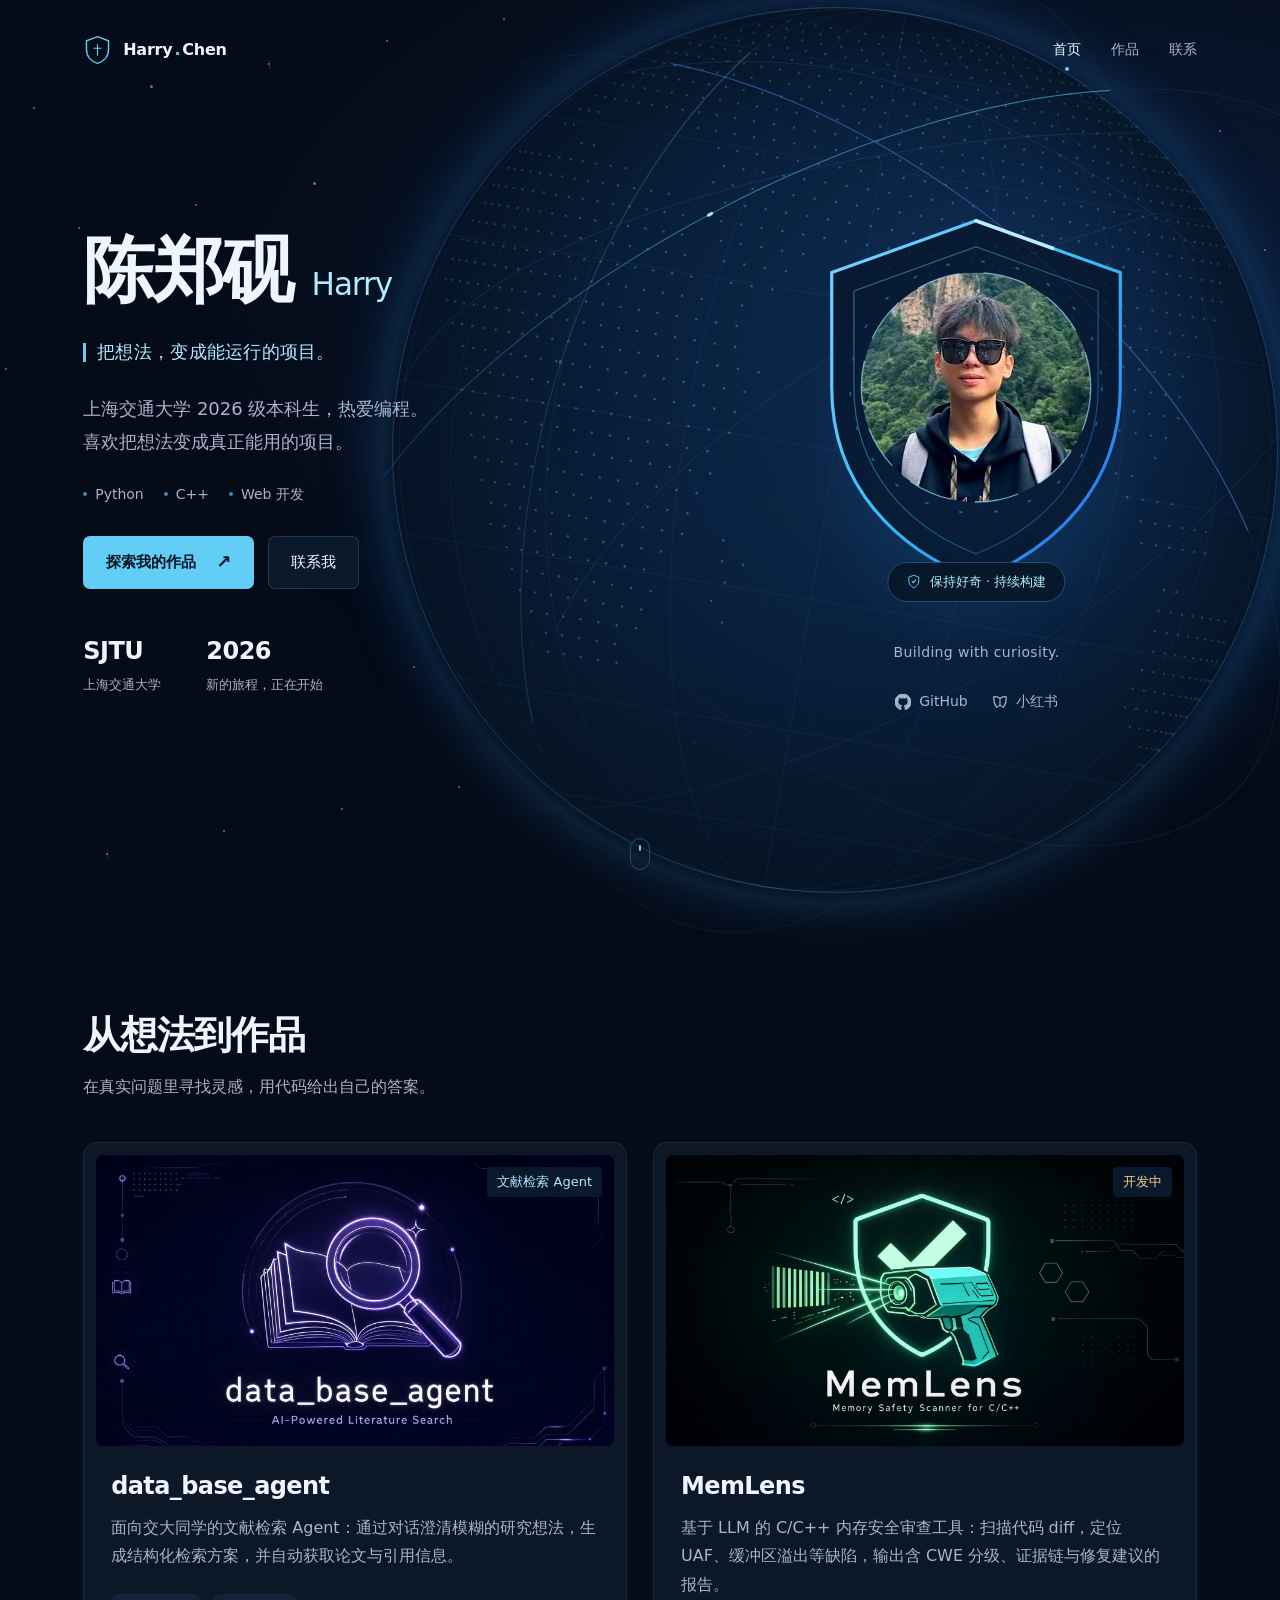
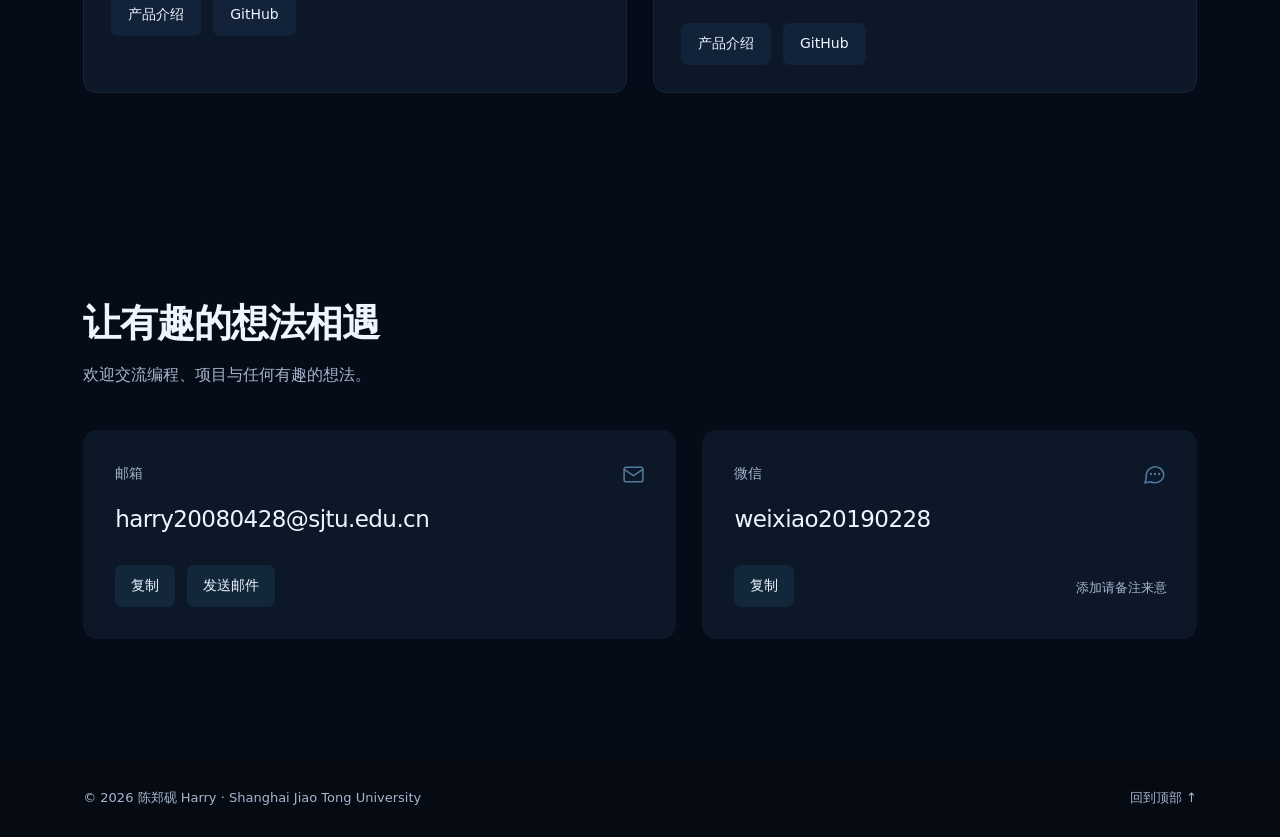
<file: index.html>
<!DOCTYPE html>
<html lang="zh-CN">
<head>
<meta charset="UTF-8">
<meta name="viewport" content="width=device-width, initial-scale=1.0">
<meta name="theme-color" content="#050b17">
<title>陈郑砚 Harry · 个人作品集</title>
<meta name="description" content="陈郑砚（Harry）的个人作品集 —— 上海交通大学 2026 级本科新生，热爱编程，作品包括 data_base_agent 与 MemLens。">
<link rel="icon" href="data:image/svg+xml,%3Csvg xmlns='http://www.w3.org/2000/svg' viewBox='0 0 100 100'%3E%3Cpath d='M50 4 88 18v30c0 26-18 42-38 48C30 90 12 74 12 48V18Z' fill='none' stroke='%2338bdf8' stroke-width='7'/%3E%3C/svg%3E">
<link rel="stylesheet" href="css/style.css">
</head>
<body>

<!-- 地球纹理只绘制一次，星光、轨道和视差由 CSS 驱动 -->
<div class="starfield" id="starfield" aria-hidden="true"></div>
<div class="bg-glow" aria-hidden="true"></div>
<div class="space-nebula space-motion" aria-hidden="true"></div>
<div class="planet-system" id="planetSystem" aria-hidden="true">
  <canvas id="globe"></canvas>
  <div class="orbital-system">
    <div class="orbit-plane orbit-plane-a"><div class="orbit-runner space-motion"><i></i></div></div>
    <div class="orbit-plane orbit-plane-b"><div class="orbit-runner space-motion"><i></i></div></div>
    <div class="orbit-plane orbit-plane-c"><div class="orbit-runner space-motion"><i></i></div></div>
  </div>
</div>
<div class="shooting-star space-motion" aria-hidden="true"></div>
<a class="skip-link" href="#home">跳到正文</a>

<header class="site-header" id="siteHeader">
<a class="brand" href="#home">
  <svg viewBox="0 0 100 100" class="brand-shield" aria-hidden="true">
    <path d="M50 4 88 18v30c0 26-18 42-38 48C30 90 12 74 12 48V18Z"/>
    <path class="brand-core" d="M50 30v40M36 44h28"/>
  </svg>
  <span class="brand-text">Harry<span class="brand-dot">.</span>Chen</span>
</a>

<nav class="side-nav" id="sideNav" aria-label="站点导航">
  <a href="#home" class="nav-item is-active" data-target="home">
    <span class="nav-label">首页</span><span class="nav-bar"></span>
  </a>
  <a href="#works" class="nav-item" data-target="works">
    <span class="nav-label">作品</span><span class="nav-bar"></span>
  </a>
  <a href="#contact" class="nav-item" data-target="contact">
    <span class="nav-label">联系</span><span class="nav-bar"></span>
  </a>
</nav>
</header>

<main>
  <!-- ============ 首页 ============ -->
  <section class="section hero" id="home">
    <div class="hero-inner">
      <div class="hero-copy">
        <h1 class="reveal">陈郑砚<span class="name-en">Harry</span></h1>
        <p class="typing-line reveal">
          <span class="typing-caret" aria-hidden="true"></span>
          <span id="typingText">把想法，变成能运行的项目。</span>
        </p>
        <p class="hero-desc reveal">
          上海交通大学 2026 级本科生，热爱编程。<br class="desktop-break">
          喜欢把想法变成真正能用的项目。
        </p>
        <ul class="chips reveal">
          <li>Python</li>
          <li>C++</li>
          <li>Web 开发</li>
        </ul>
        <div class="hero-actions reveal">
          <a class="btn btn-primary" href="#works">探索我的作品 <span aria-hidden="true">↗</span></a>
          <a class="btn btn-ghost" href="#contact">联系我</a>
        </div>
        <ul class="stats reveal">
          <li><span class="stats-v">SJTU</span><span class="stats-k">上海交通大学</span></li>
          <li><span class="stats-v">2026</span><span class="stats-k">新的旅程，正在开始</span></li>
        </ul>
      </div>

      <!-- 护盾头像 -->
      <div class="hero-shield reveal" id="shieldWrap">
        <div class="shield-aura" aria-hidden="true"></div>
        <div class="shield-stage">
        <svg class="shield-svg" viewBox="0 0 200 230" role="img" aria-label="陈郑砚的照片，蓝色护盾边框">
          <defs>
            <linearGradient id="shieldStroke" x1="0" y1="0" x2="1" y2="1">
              <stop offset="0%" stop-color="#7dd3fc"/>
              <stop offset="50%" stop-color="#38bdf8"/>
              <stop offset="100%" stop-color="#2563eb"/>
            </linearGradient>
            <clipPath id="avatarClip"><circle cx="100" cy="98" r="62"/></clipPath>
          </defs>
          <path class="shield-outline" d="M100 8 178 36v62c0 54-36 88-78 104C58 186 22 152 22 98V36Z"/>
          <path class="shield-sweep space-motion" d="M100 8 178 36v62c0 54-36 88-78 104C58 186 22 152 22 98V36Z"/>
          <path class="shield-outline shield-inner" d="M100 22 166 46v52c0 46-30 76-66 90-36-14-66-44-66-90V46Z"/>
          <g clip-path="url(#avatarClip)">
            <image href="assets/avatar.jpg" x="38" y="36" width="124" height="124" preserveAspectRatio="xMidYMin slice"/>
          </g>
          <circle class="shield-ring" cx="100" cy="98" r="62"/>
          <circle class="shield-ring shield-ring-2" cx="100" cy="98" r="68"/>
        </svg>
        <div class="shield-badge">
          <svg viewBox="0 0 24 24" aria-hidden="true"><path d="M12 2 20 5v6c0 5.2-3.4 8.9-8 11-4.6-2.1-8-5.8-8-11V5Z"/><path d="M9 11.5l2.2 2.2L15.5 9" fill="none" stroke-width="1.8"/></svg>
          <span>保持好奇 · 持续构建</span>
        </div>
        </div>
        <p class="shield-caption">Building with curiosity.</p>
        <div class="social-row reveal">
          <a class="social-btn" href="https://github.com/weixiao-czy" target="_blank" rel="noopener">
            <svg viewBox="0 0 16 16" aria-hidden="true"><path d="M8 0C3.58 0 0 3.58 0 8c0 3.54 2.29 6.53 5.47 7.59.4.07.55-.17.55-.38 0-.19-.01-.82-.01-1.49-2.01.37-2.53-.49-2.69-.94-.09-.23-.48-.94-.82-1.13-.28-.15-.68-.52-.01-.53.63-.01 1.08.58 1.23.82.72 1.21 1.87.87 2.33.66.07-.52.28-.87.51-1.07-1.78-.2-3.64-.89-3.64-3.95 0-.87.31-1.59.82-2.15-.08-.2-.36-1.02.08-2.12 0 0 .67-.21 2.2.82.64-.18 1.32-.27 2-.27s1.36.09 2 .27c1.53-1.04 2.2-.82 2.2-.82.44 1.1.16 1.92.08 2.12.51.56.82 1.27.82 2.15 0 3.07-1.87 3.75-3.65 3.95.29.25.54.73.54 1.48 0 1.07-.01 1.93-.01 2.2 0 .21.15.46.55.38A8.01 8.01 0 0 0 16 8c0-4.42-3.58-8-8-8Z"/></svg>
            GitHub
          </a>
          <a class="social-btn social-btn-xhs" href="https://xhslink.cn/o/9YxzJMVlwX7" target="_blank" rel="noopener">
            <svg viewBox="0 0 24 24" aria-hidden="true"><path d="M12 6.5C10.2 4.9 7.7 4 5 4c-.9 0-1.8.1-2.6.3.1 6.4 1.6 11.6 4.2 15.4 1.9-.5 3.8-1.5 5.4-3 1.6 1.5 3.5 2.5 5.4 3 2.6-3.8 4.1-9 4.2-15.4C20.8 4.1 19.9 4 19 4c-2.7 0-5.2.9-7 2.5Z" fill="none" stroke-width="1.7"/><path d="M12 6.5v10.2" fill="none" stroke-width="1.7"/></svg>
            小红书
          </a>
        </div>
      </div>
    </div>
    <a class="scroll-hint" href="#works" aria-label="向下滚动">
      <span></span>
    </a>
  </section>

  <!-- ============ 作品 ============ -->
  <section class="section" id="works">
    <header class="section-head reveal">
      <h2>从想法到作品</h2>
      <p class="section-sub">在真实问题里寻找灵感，用代码给出自己的答案。</p>
    </header>

    <div class="works-grid">
      <!-- 新增作品时：复制下面任意一个 article 卡片，替换图片、链接、标题与介绍即可 -->
      <article class="work-card reveal">
        <a class="work-thumb-img" href="data_base_agent/" aria-label="data_base_agent 产品介绍">
          <img src="assets/promo-dba.jpg" alt="data_base_agent 宣传图" width="1200" height="675" loading="lazy" decoding="async">
          <span class="work-tag">文献检索 Agent</span>
        </a>
        <h3>data_base_agent</h3>
        <p>面向交大同学的文献检索 Agent：通过对话澄清模糊的研究想法，生成结构化检索方案，并自动获取论文与引用信息。</p>
        <div class="work-links">
          <a class="btn btn-ghost btn-sm" href="data_base_agent/">产品介绍</a>
          <a class="btn btn-ghost btn-sm" href="https://github.com/weixiao-czy/data_base_agent" target="_blank" rel="noopener">GitHub</a>
        </div>
      </article>

      <article class="work-card reveal">
        <a class="work-thumb-img" href="memlens/" aria-label="MemLens 产品介绍">
          <img src="assets/promo-memlens.jpg" alt="MemLens 宣传图" width="1200" height="675" loading="lazy" decoding="async">
          <span class="work-tag work-tag-dev">开发中</span>
        </a>
        <h3>MemLens</h3>
        <p>基于 LLM 的 C/C++ 内存安全审查工具：扫描代码 diff，定位 UAF、缓冲区溢出等缺陷，输出含 CWE 分级、证据链与修复建议的报告。</p>
        <div class="work-links">
          <a class="btn btn-ghost btn-sm" href="memlens/">产品介绍</a>
          <a class="btn btn-ghost btn-sm" href="https://github.com/weixiao-czy/memlens" target="_blank" rel="noopener">GitHub</a>
        </div>
      </article>
    </div>
  </section>

  <!-- ============ 联系方式 ============ -->
  <section class="section" id="contact">
    <header class="section-head reveal">
      <h2>让有趣的想法相遇</h2>
      <p class="section-sub">欢迎交流编程、项目与任何有趣的想法。</p>
    </header>

    <div class="contact-grid">
      <div class="contact-card reveal">
        <div class="contact-icon">
          <svg viewBox="0 0 24 24" aria-hidden="true"><rect x="3" y="5" width="18" height="14" rx="2" fill="none"/><path d="m3 7 9 6 9-6" fill="none"/></svg>
        </div>
        <p class="contact-k">邮箱</p>
        <p class="contact-v" id="emailText">harry20080428@sjtu.edu.cn</p>
        <div class="contact-actions">
          <button class="btn btn-ghost btn-sm" type="button" data-copy="harry20080428@sjtu.edu.cn">复制</button>
          <a class="btn btn-ghost btn-sm" href="mailto:harry20080428@sjtu.edu.cn">发送邮件</a>
        </div>
      </div>

      <div class="contact-card reveal">
        <div class="contact-icon">
          <svg viewBox="0 0 24 24" aria-hidden="true"><path d="M21 11.5a8.5 8.5 0 0 1-8.5 8.5c-1.4 0-2.8-.3-4-1L3 20l1.1-5.2A8.5 8.5 0 1 1 21 11.5Z" fill="none"/><path d="M8.5 11.5h.01M12.5 11.5h.01M16.5 11.5h.01" stroke-width="2.2"/></svg>
        </div>
        <p class="contact-k">微信</p>
        <p class="contact-v" id="wechatText">weixiao20190228</p>
        <p class="contact-note">添加请备注来意</p>
        <div class="contact-actions">
          <button class="btn btn-ghost btn-sm" type="button" data-copy="weixiao20190228">复制</button>
        </div>
      </div>
    </div>
  </section>
</main>

<footer class="footer">
  <p>© 2026 陈郑砚 Harry · Shanghai Jiao Tong University</p>
  <a href="#home" class="footer-top">回到顶部 ↑</a>
</footer>

<div class="toast" id="toast" role="status" aria-live="polite"></div>

<script src="js/main.js" defer></script>
</body>
</html>
</file>
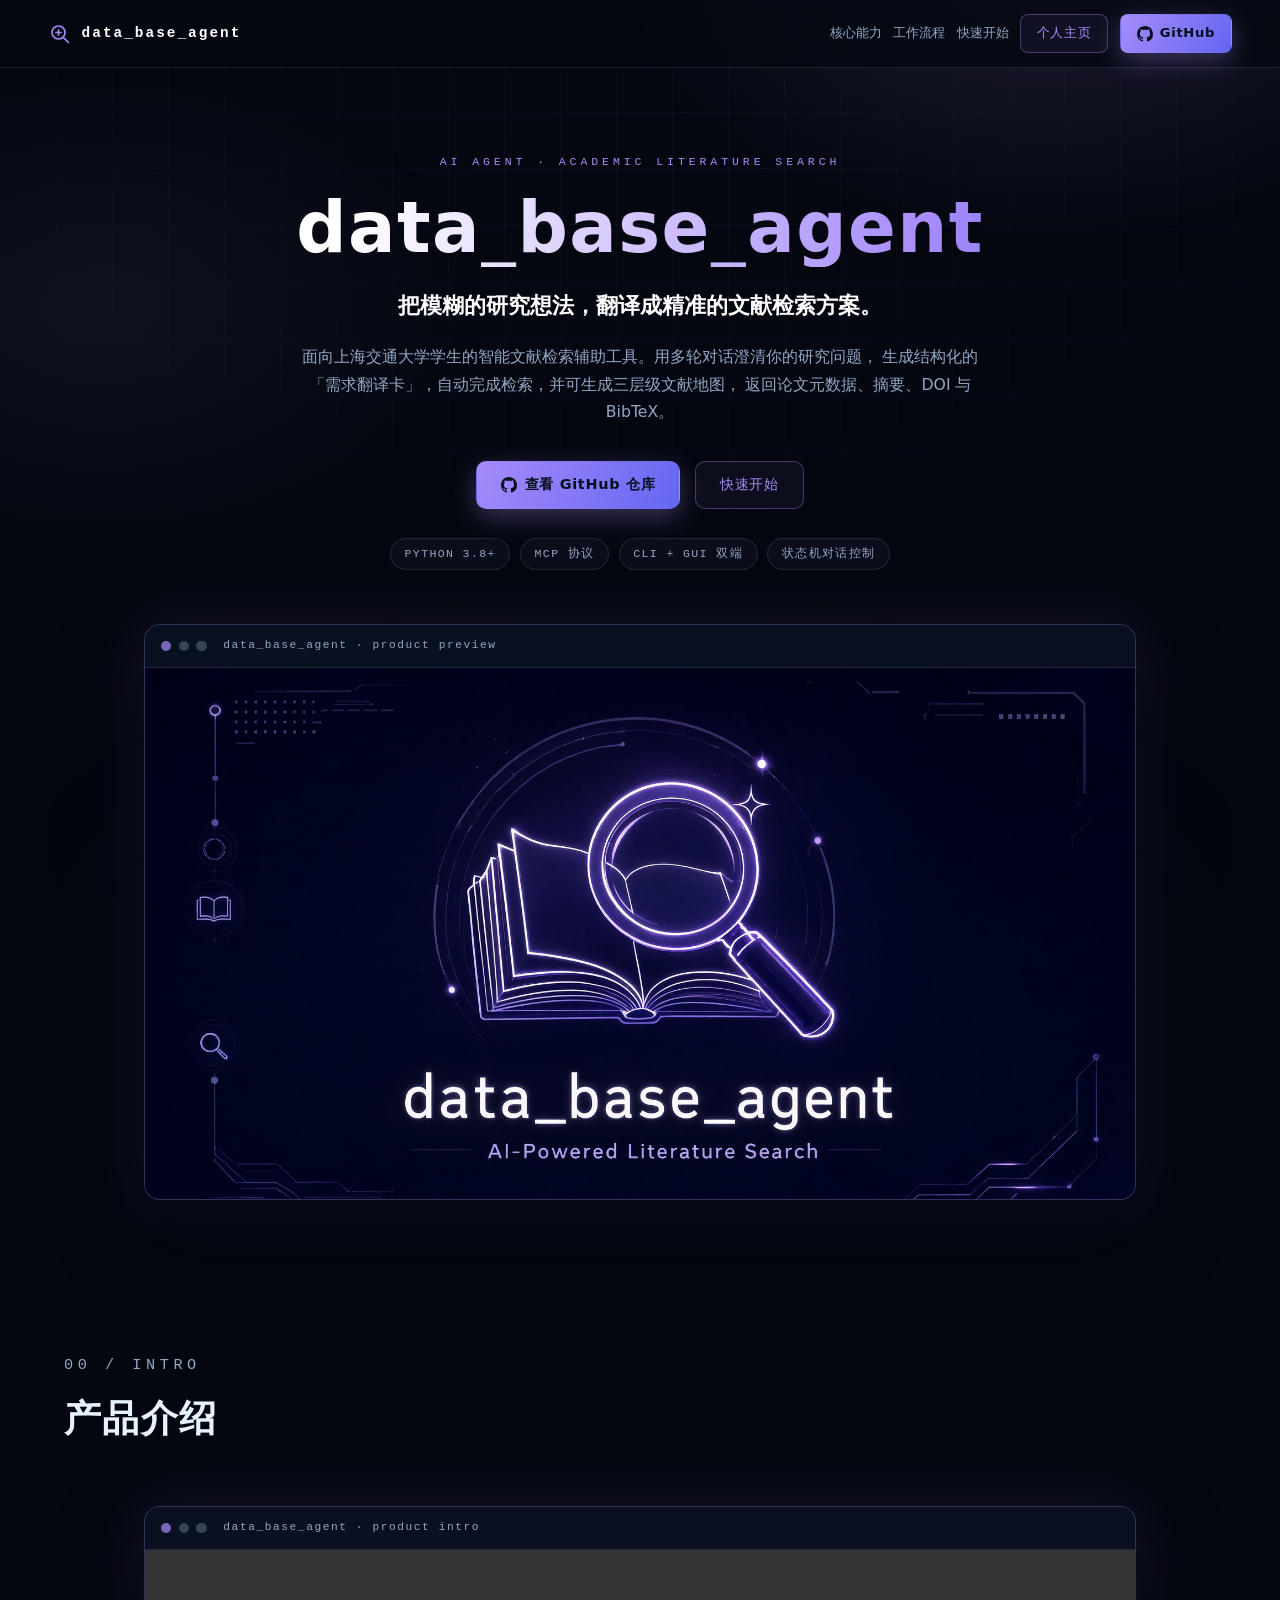
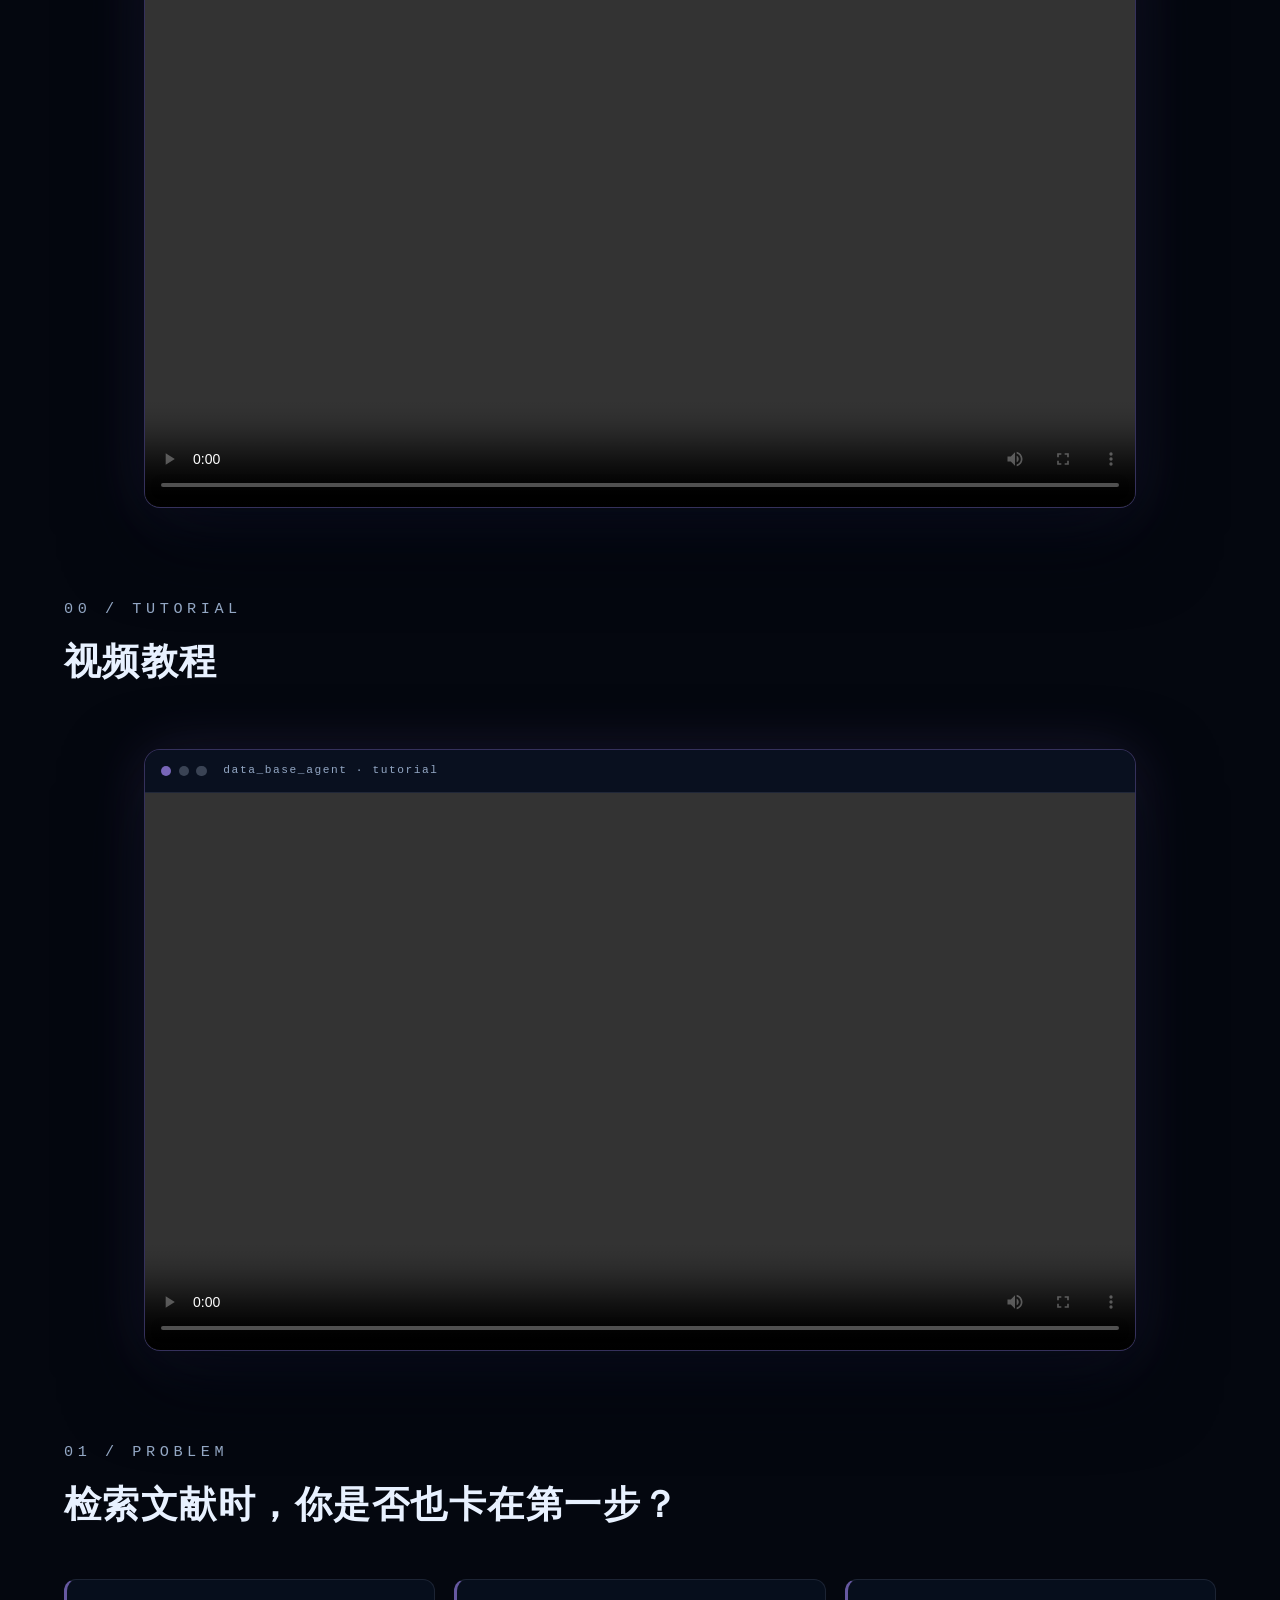
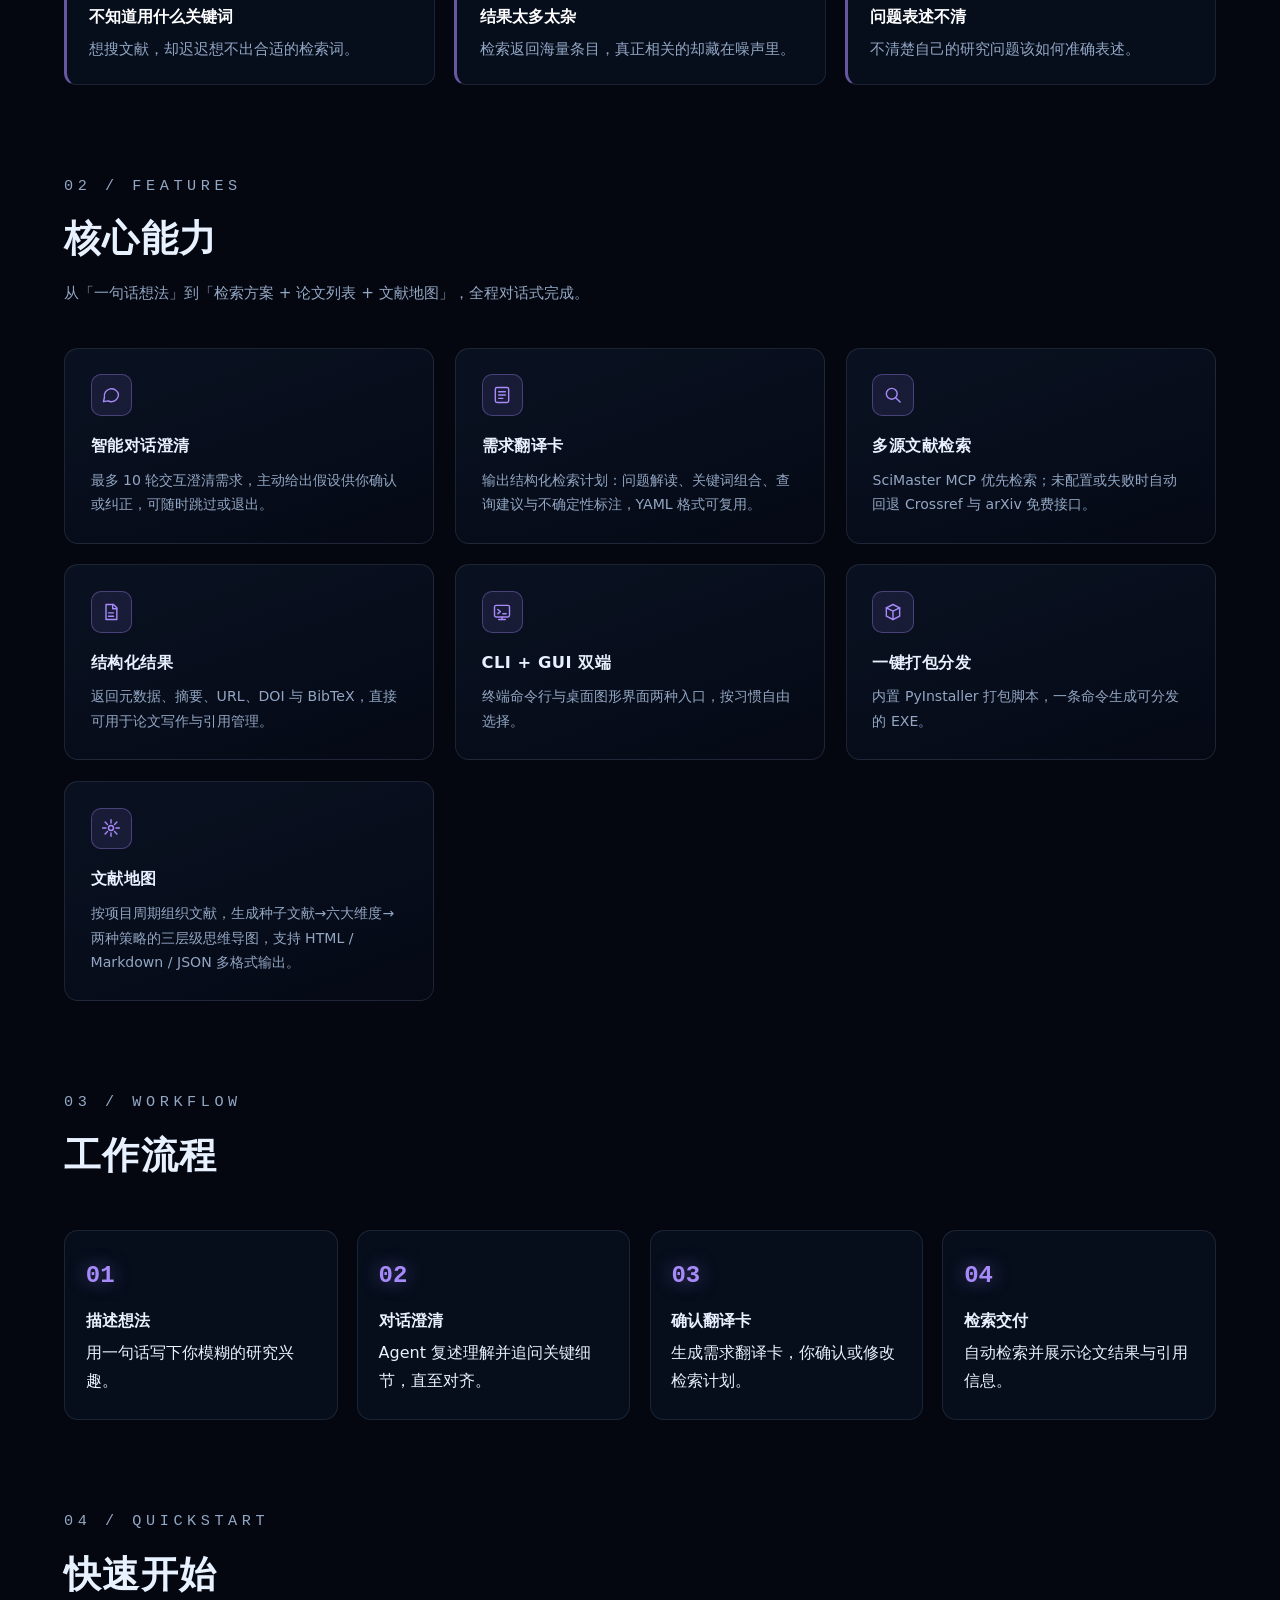
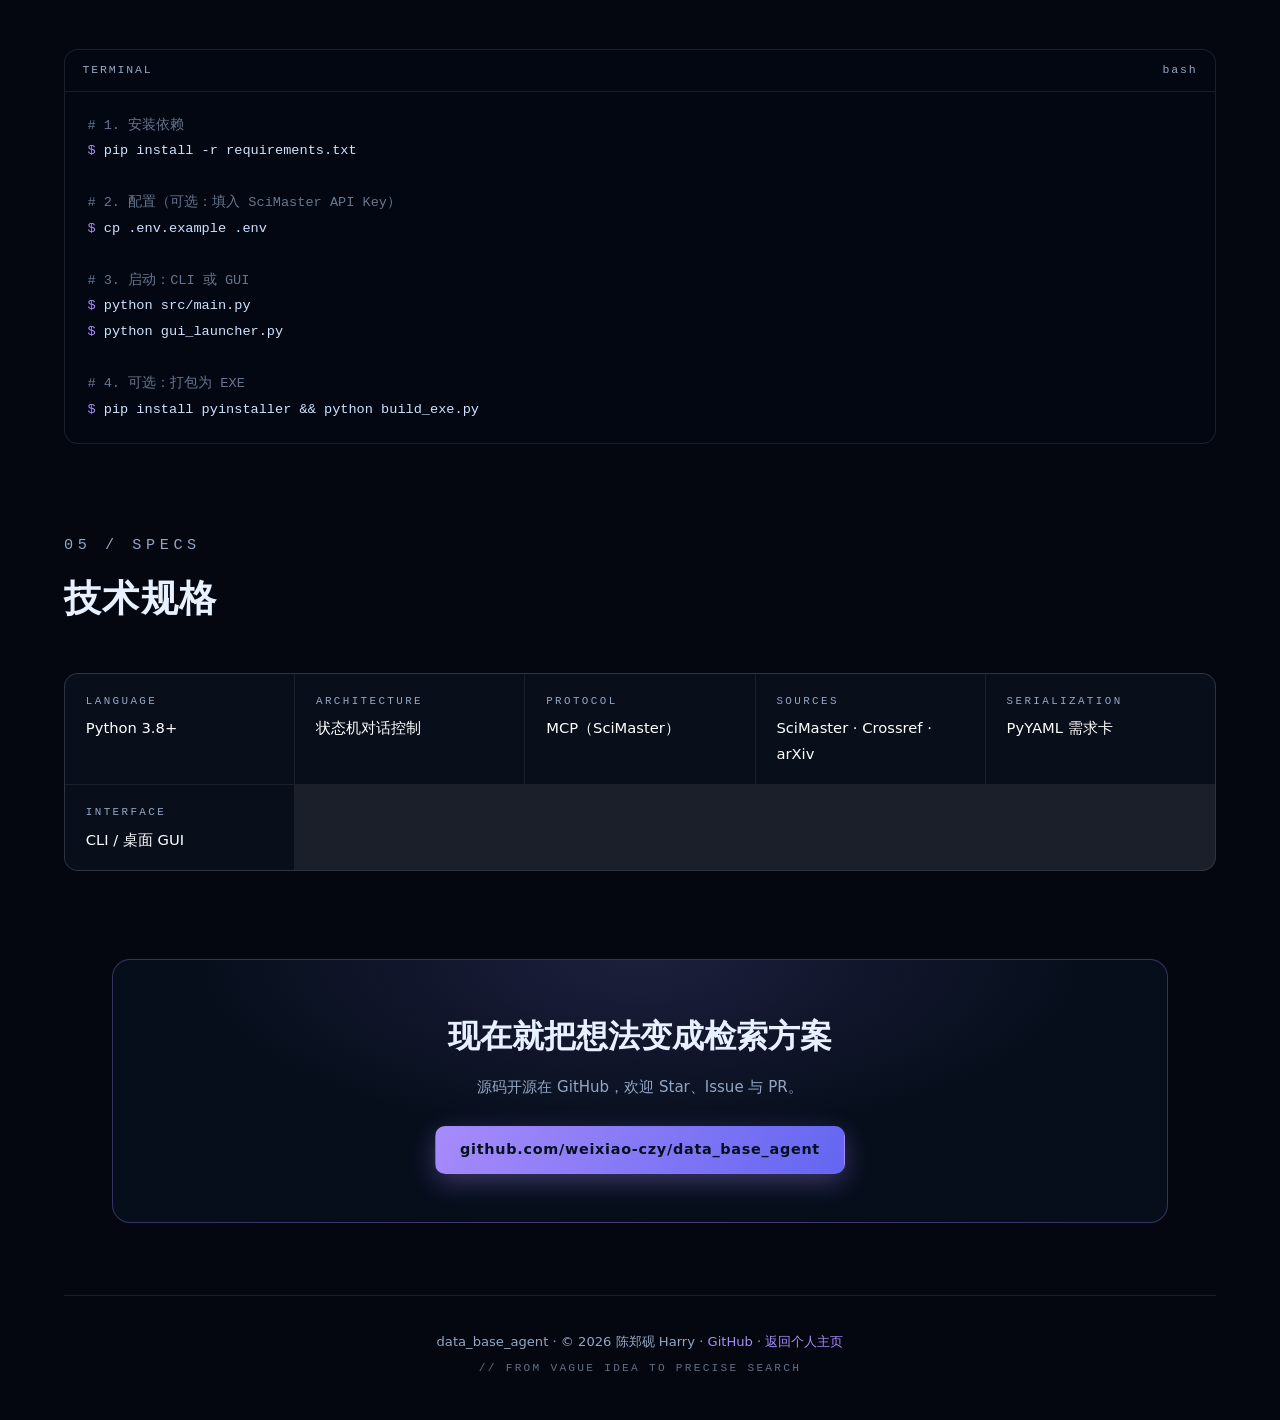
<file: data_base_agent/index.html>
<!DOCTYPE html>
<html lang="zh-CN">
<head>
<meta charset="UTF-8">
<meta name="viewport" content="width=device-width, initial-scale=1.0">
<title>data_base_agent · 文献检索需求翻译 Agent</title>
<meta name="description" content="data_base_agent：面向上海交通大学学生的智能文献检索辅助工具，用对话澄清研究想法，生成结构化检索方案并自动获取论文。">
<link rel="icon" href="data:image/svg+xml,%3Csvg xmlns='http://www.w3.org/2000/svg' viewBox='0 0 24 24'%3E%3Ccircle cx='10.5' cy='10.5' r='6.5' fill='none' stroke='%23a78bfa' stroke-width='2'/%3E%3Cpath d='m15.5 15.5 5 5' stroke='%23a78bfa' stroke-width='2' stroke-linecap='round'/%3E%3C/svg%3E">
<link rel="stylesheet" href="../css/product.css?v=2">
</head>
<body class="theme-violet">
<div class="p-bg" aria-hidden="true"></div>

<header class="p-topbar">
  <a class="p-logo" href="#top">
    <svg viewBox="0 0 24 24" aria-hidden="true"><circle cx="10.5" cy="10.5" r="6.5"/><path d="m15.5 15.5 5 5"/><path d="M8 10.5h5M10.5 8v5"/></svg>
    <span><b>data_base_agent</b></span>
  </a>
  <nav class="p-topnav" aria-label="页面导航">
    <a class="p-hide-sm" href="#features">核心能力</a>
    <a class="p-hide-sm" href="#workflow">工作流程</a>
    <a class="p-hide-sm" href="#quickstart">快速开始</a>
    <a class="p-btn p-btn-ghost p-btn-sm" href="../index.html">个人主页</a>
    <a class="p-btn p-btn-primary p-btn-sm" href="https://github.com/weixiao-czy/data_base_agent" target="_blank" rel="noopener">
      <svg viewBox="0 0 16 16" aria-hidden="true"><path d="M8 0C3.58 0 0 3.58 0 8c0 3.54 2.29 6.53 5.47 7.59.4.07.55-.17.55-.38 0-.19-.01-.82-.01-1.49-2.01.37-2.53-.49-2.69-.94-.09-.23-.48-.94-.82-1.13-.28-.15-.68-.52-.01-.53.63-.01 1.08.58 1.23.82.72 1.21 1.87.87 2.33.66.07-.52.28-.87.51-1.07-1.78-.2-3.64-.89-3.64-3.95 0-.87.31-1.59.82-2.15-.08-.2-.36-1.02.08-2.12 0 0 .67-.21 2.2.82.64-.18 1.32-.27 2-.27s1.36.09 2 .27c1.53-1.04 2.2-.82 2.2-.82.44 1.1.16 1.92.08 2.12.51.56.82 1.27.82 2.15 0 3.07-1.87 3.75-3.65 3.95.29.25.54.73.54 1.48 0 1.07-.01 1.93-.01 2.2 0 .21.15.46.55.38A8.01 8.01 0 0 0 16 8c0-4.42-3.58-8-8-8Z"/></svg>
      GitHub
    </a>
  </nav>
</header>

<main id="top">
  <section class="p-hero p-wrap">
    <p class="p-eyebrow up up-1">AI AGENT · ACADEMIC LITERATURE SEARCH</p>
    <h1 class="up up-2">data_base_agent</h1>
    <p class="p-tagline up up-3">把模糊的研究想法，翻译成精准的文献检索方案。</p>
    <p class="p-desc up up-4">
      面向上海交通大学学生的智能文献检索辅助工具。用多轮对话澄清你的研究问题，
      生成结构化的「需求翻译卡」，自动完成检索，并可生成三层级文献地图，
      返回论文元数据、摘要、DOI 与 BibTeX。
    </p>
    <div class="p-cta up up-4">
      <a class="p-btn p-btn-primary" href="https://github.com/weixiao-czy/data_base_agent" target="_blank" rel="noopener">
        <svg viewBox="0 0 16 16" aria-hidden="true"><path d="M8 0C3.58 0 0 3.58 0 8c0 3.54 2.29 6.53 5.47 7.59.4.07.55-.17.55-.38 0-.19-.01-.82-.01-1.49-2.01.37-2.53-.49-2.69-.94-.09-.23-.48-.94-.82-1.13-.28-.15-.68-.52-.01-.53.63-.01 1.08.58 1.23.82.72 1.21 1.87.87 2.33.66.07-.52.28-.87.51-1.07-1.78-.2-3.64-.89-3.64-3.95 0-.87.31-1.59.82-2.15-.08-.2-.36-1.02.08-2.12 0 0 .67-.21 2.2.82.64-.18 1.32-.27 2-.27s1.36.09 2 .27c1.53-1.04 2.2-.82 2.2-.82.44 1.1.16 1.92.08 2.12.51.56.82 1.27.82 2.15 0 3.07-1.87 3.75-3.65 3.95.29.25.54.73.54 1.48 0 1.07-.01 1.93-.01 2.2 0 .21.15.46.55.38A8.01 8.01 0 0 0 16 8c0-4.42-3.58-8-8-8Z"/></svg>
        查看 GitHub 仓库
      </a>
      <a class="p-btn p-btn-ghost" href="#quickstart">快速开始</a>
    </div>
    <ul class="p-meta up up-5">
      <li>PYTHON 3.8+</li>
      <li>MCP 协议</li>
      <li>CLI + GUI 双端</li>
      <li>状态机对话控制</li>
    </ul>

    <figure class="p-frame up up-5">
      <div class="p-frame-bar" aria-hidden="true"><i></i><i></i><i></i><span>data_base_agent · product preview</span></div>
      <img src="../assets/promo-dba.jpg" alt="data_base_agent 产品宣传图：对话澄清、需求翻译卡与文献引用网络">
    </figure>
  </section>

  <section class="p-section p-wrap" id="intro">
    <header class="p-sec-head">
      <p class="p-sec-idx">00 / INTRO</p>
      <h2>产品介绍</h2>
    </header>
    <figure class="p-frame">
      <div class="p-frame-bar" aria-hidden="true"><i></i><i></i><i></i><span>data_base_agent · product intro</span></div>
      <video src="promo-litmap-84s.mp4?v=1" controls preload="metadata" playsinline></video>
    </figure>
  </section>

  <section class="p-section p-wrap" id="tutorial">
    <header class="p-sec-head">
      <p class="p-sec-idx">00 / TUTORIAL</p>
      <h2>视频教程</h2>
    </header>
    <figure class="p-frame">
      <div class="p-frame-bar" aria-hidden="true"><i></i><i></i><i></i><span>data_base_agent · tutorial</span></div>
      <video src="tutorial-voiced-1080p.mp4?v=1" controls preload="metadata" playsinline></video>
    </figure>
  </section>

  <section class="p-section p-wrap" id="problems">
    <header class="p-sec-head">
      <p class="p-sec-idx">01 / PROBLEM</p>
      <h2>检索文献时，你是否也卡在第一步？</h2>
    </header>
    <ul class="p-pains">
      <li><b>不知道用什么关键词</b>想搜文献，却迟迟想不出合适的检索词。</li>
      <li><b>结果太多太杂</b>检索返回海量条目，真正相关的却藏在噪声里。</li>
      <li><b>问题表述不清</b>不清楚自己的研究问题该如何准确表述。</li>
    </ul>
  </section>

  <section class="p-section p-wrap" id="features">
    <header class="p-sec-head">
      <p class="p-sec-idx">02 / FEATURES</p>
      <h2>核心能力</h2>
      <p>从「一句话想法」到「检索方案 + 论文列表 + 文献地图」，全程对话式完成。</p>
    </header>
    <div class="p-features">
      <div class="p-feature">
        <div class="p-ico"><svg viewBox="0 0 24 24"><path d="M21 11.5a8.5 8.5 0 0 1-8.5 8.5c-1.4 0-2.8-.3-4-1L3 20l1.1-5.2A8.5 8.5 0 1 1 21 11.5Z"/></svg></div>
        <h3>智能对话澄清</h3>
        <p>最多 10 轮交互澄清需求，主动给出假设供你确认或纠正，可随时跳过或退出。</p>
      </div>
      <div class="p-feature">
        <div class="p-ico"><svg viewBox="0 0 24 24"><rect x="4" y="3" width="16" height="18" rx="2"/><path d="M8 8h8M8 12h8M8 16h5"/></svg></div>
        <h3>需求翻译卡</h3>
        <p>输出结构化检索计划：问题解读、关键词组合、查询建议与不确定性标注，YAML 格式可复用。</p>
      </div>
      <div class="p-feature">
        <div class="p-ico"><svg viewBox="0 0 24 24"><circle cx="10.5" cy="10.5" r="6.5"/><path d="m15.5 15.5 5 5"/></svg></div>
        <h3>多源文献检索</h3>
        <p>SciMaster MCP 优先检索；未配置或失败时自动回退 Crossref 与 arXiv 免费接口。</p>
      </div>
      <div class="p-feature">
        <div class="p-ico"><svg viewBox="0 0 24 24"><path d="M6 3h9l4 4v14H6z"/><path d="M14 3v5h5M9 13h6M9 17h6"/></svg></div>
        <h3>结构化结果</h3>
        <p>返回元数据、摘要、URL、DOI 与 BibTeX，直接可用于论文写作与引用管理。</p>
      </div>
      <div class="p-feature">
        <div class="p-ico"><svg viewBox="0 0 24 24"><rect x="3" y="4" width="18" height="14" rx="2"/><path d="M8 21h8M12 18v3M7 9l3 2.5L7 14M13 14h4"/></svg></div>
        <h3>CLI + GUI 双端</h3>
        <p>终端命令行与桌面图形界面两种入口，按习惯自由选择。</p>
      </div>
      <div class="p-feature">
        <div class="p-ico"><svg viewBox="0 0 24 24"><path d="M12 3 4 7v10l8 4 8-4V7Z"/><path d="M4 7l8 4 8-4M12 11v10"/></svg></div>
        <h3>一键打包分发</h3>
        <p>内置 PyInstaller 打包脚本，一条命令生成可分发的 EXE。</p>
      </div>
      <div class="p-feature">
        <div class="p-ico"><svg viewBox="0 0 24 24"><circle cx="12" cy="12" r="3"/><path d="M12 2v4M12 18v4M2 12h4M18 12h4M4.93 4.93l2.83 2.83M16.24 16.24l2.83 2.83M4.93 19.07l2.83-2.83M16.24 7.76l2.83-2.83"/></svg></div>
        <h3>文献地图</h3>
        <p>按项目周期组织文献，生成种子文献→六大维度→两种策略的三层级思维导图，支持 HTML / Markdown / JSON 多格式输出。</p>
      </div>
    </div>
  </section>

  <section class="p-section p-wrap" id="workflow">
    <header class="p-sec-head">
      <p class="p-sec-idx">03 / WORKFLOW</p>
      <h2>工作流程</h2>
    </header>
    <ol class="p-steps">
      <li><b>描述想法</b>用一句话写下你模糊的研究兴趣。</li>
      <li><b>对话澄清</b>Agent 复述理解并追问关键细节，直至对齐。</li>
      <li><b>确认翻译卡</b>生成需求翻译卡，你确认或修改检索计划。</li>
      <li><b>检索交付</b>自动检索并展示论文结果与引用信息。</li>
    </ol>
  </section>

  <section class="p-section p-wrap" id="quickstart">
    <header class="p-sec-head">
      <p class="p-sec-idx">04 / QUICKSTART</p>
      <h2>快速开始</h2>
    </header>
    <div class="p-code">
      <div class="p-code-head"><span>TERMINAL</span><span>bash</span></div>
      <pre><span class="c"># 1. 安装依赖</span>
<span class="p">$</span> pip install -r requirements.txt

<span class="c"># 2. 配置（可选：填入 SciMaster API Key）</span>
<span class="p">$</span> cp .env.example .env

<span class="c"># 3. 启动：CLI 或 GUI</span>
<span class="p">$</span> python src/main.py
<span class="p">$</span> python gui_launcher.py

<span class="c"># 4. 可选：打包为 EXE</span>
<span class="p">$</span> pip install pyinstaller &amp;&amp; python build_exe.py</pre>
    </div>
  </section>

  <section class="p-section p-wrap" id="specs">
    <header class="p-sec-head">
      <p class="p-sec-idx">05 / SPECS</p>
      <h2>技术规格</h2>
    </header>
    <dl class="p-specs">
      <div><dt>LANGUAGE</dt><dd>Python 3.8+</dd></div>
      <div><dt>ARCHITECTURE</dt><dd>状态机对话控制</dd></div>
      <div><dt>PROTOCOL</dt><dd>MCP（SciMaster）</dd></div>
      <div><dt>SOURCES</dt><dd>SciMaster · Crossref · arXiv</dd></div>
      <div><dt>SERIALIZATION</dt><dd>PyYAML 需求卡</dd></div>
      <div><dt>INTERFACE</dt><dd>CLI / 桌面 GUI</dd></div>
    </dl>
  </section>

  <section class="p-wrap">
    <div class="p-cta-band">
      <h2>现在就把想法变成检索方案</h2>
      <p>源码开源在 GitHub，欢迎 Star、Issue 与 PR。</p>
      <a class="p-btn p-btn-primary" href="https://github.com/weixiao-czy/data_base_agent" target="_blank" rel="noopener">github.com/weixiao-czy/data_base_agent</a>
    </div>
  </section>
</main>

<footer class="p-footer p-wrap">
  <p>data_base_agent · © 2026 陈郑砚 Harry · <a href="https://github.com/weixiao-czy/data_base_agent" target="_blank" rel="noopener">GitHub</a> · <a href="../index.html">返回个人主页</a></p>
  <p class="p-fmono">// FROM VAGUE IDEA TO PRECISE SEARCH</p>
</footer>
</body>
</html>
</file>
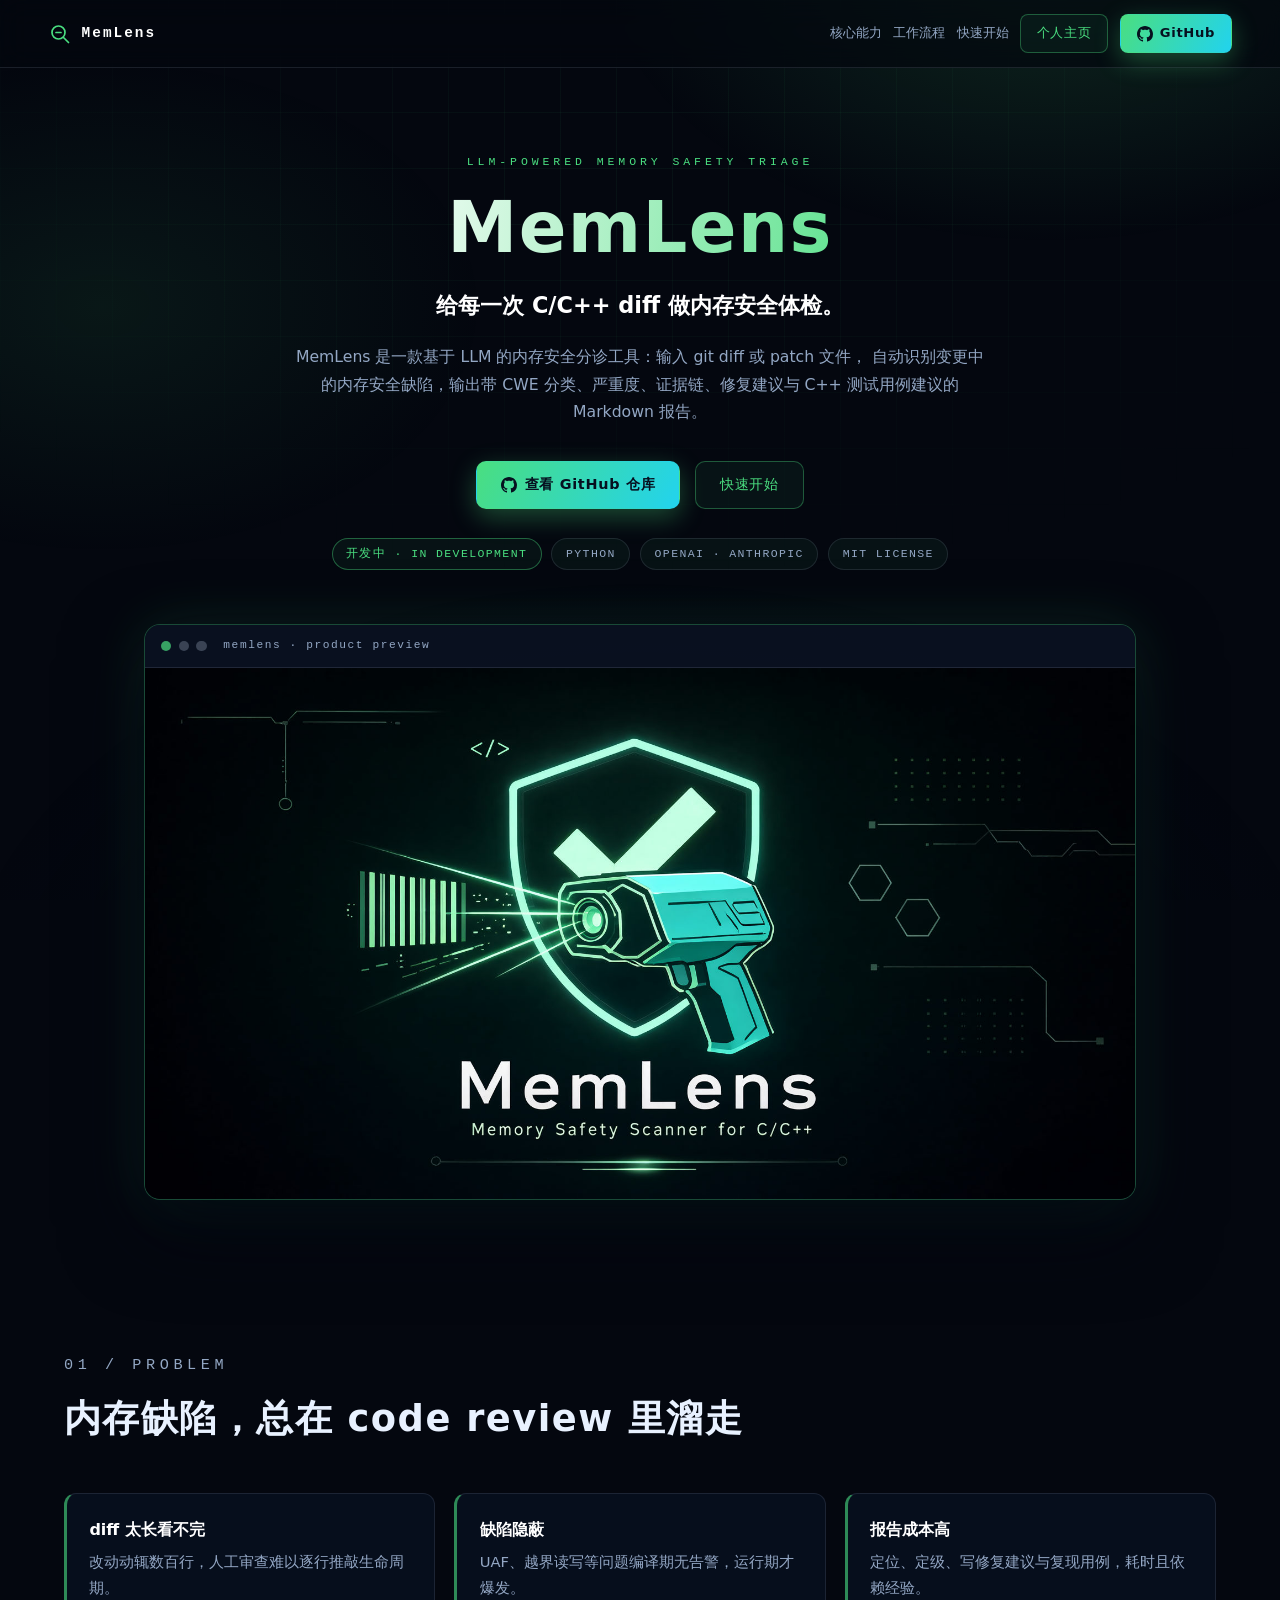
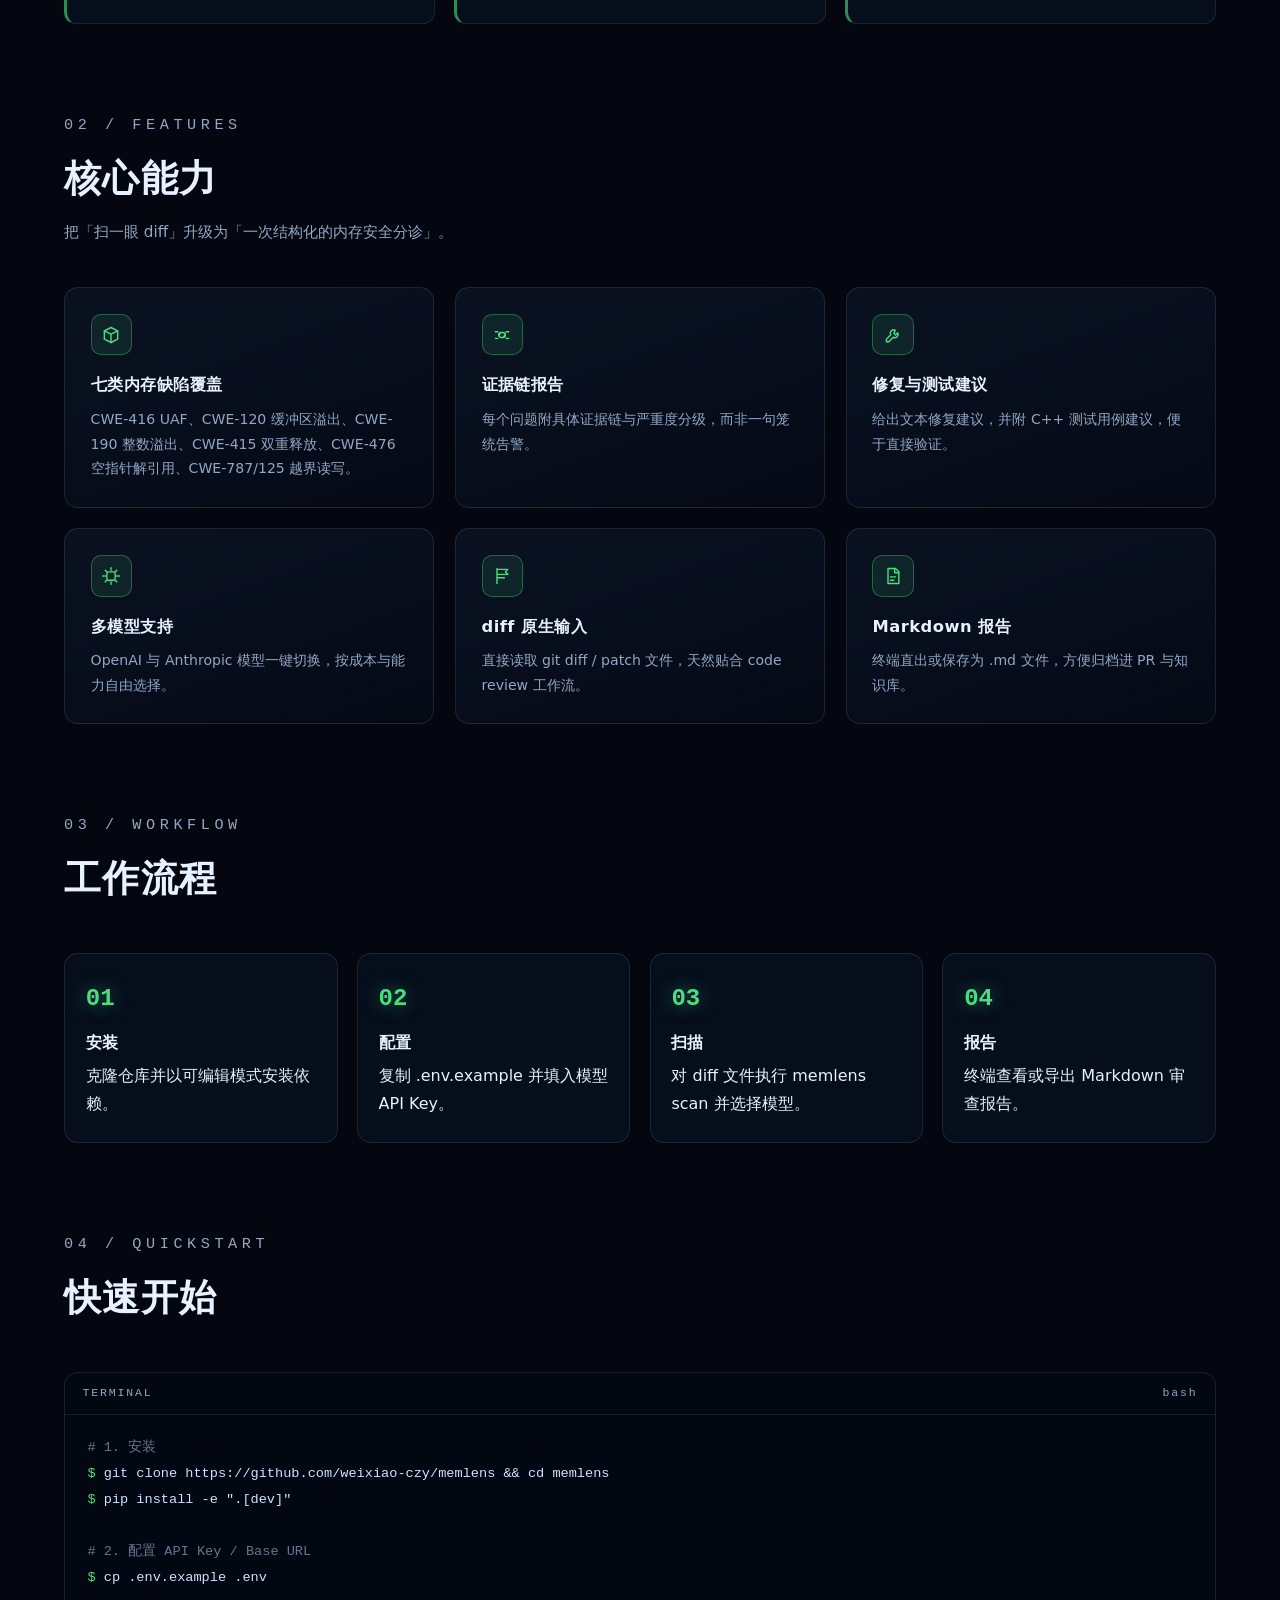
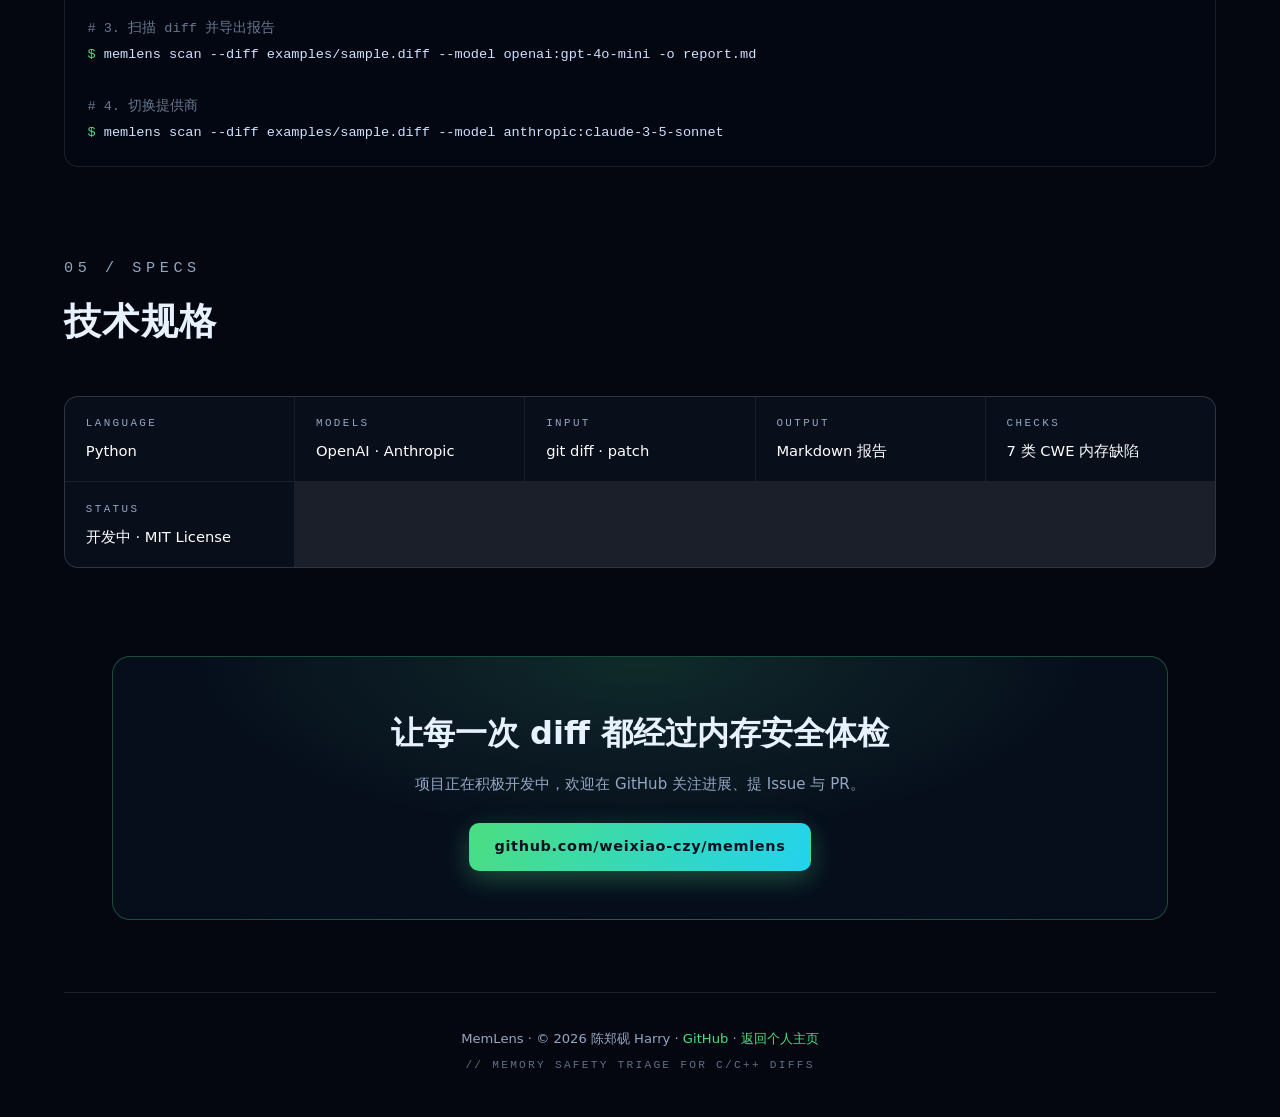
<file: memlens/index.html>
<!DOCTYPE html>
<html lang="zh-CN">
<head>
<meta charset="UTF-8">
<meta name="viewport" content="width=device-width, initial-scale=1.0">
<title>MemLens · LLM 驱动的 C/C++ 内存安全审查</title>
<meta name="description" content="MemLens：基于 LLM 的 C/C++ 内存安全分诊工具，扫描 diff 定位 UAF、缓冲区溢出等缺陷，输出含 CWE 分级、证据链与修复建议的 Markdown 报告。">
<link rel="icon" href="data:image/svg+xml,%3Csvg xmlns='http://www.w3.org/2000/svg' viewBox='0 0 24 24'%3E%3Ccircle cx='10.5' cy='10.5' r='6.5' fill='none' stroke='%234ade80' stroke-width='2'/%3E%3Cpath d='m15.5 15.5 5 5' stroke='%234ade80' stroke-width='2' stroke-linecap='round'/%3E%3C/svg%3E">
<link rel="stylesheet" href="../css/product.css">
</head>
<body class="theme-green">
<div class="p-bg" aria-hidden="true"></div>

<header class="p-topbar">
  <a class="p-logo" href="#top">
    <svg viewBox="0 0 24 24" aria-hidden="true"><circle cx="10.5" cy="10.5" r="6.5"/><path d="m15.5 15.5 5 5"/><path d="M8 10.5h5"/></svg>
    <span><b>MemLens</b></span>
  </a>
  <nav class="p-topnav" aria-label="页面导航">
    <a class="p-hide-sm" href="#features">核心能力</a>
    <a class="p-hide-sm" href="#workflow">工作流程</a>
    <a class="p-hide-sm" href="#quickstart">快速开始</a>
    <a class="p-btn p-btn-ghost p-btn-sm" href="../index.html">个人主页</a>
    <a class="p-btn p-btn-primary p-btn-sm" href="https://github.com/weixiao-czy/memlens" target="_blank" rel="noopener">
      <svg viewBox="0 0 16 16" aria-hidden="true"><path d="M8 0C3.58 0 0 3.58 0 8c0 3.54 2.29 6.53 5.47 7.59.4.07.55-.17.55-.38 0-.19-.01-.82-.01-1.49-2.01.37-2.53-.49-2.69-.94-.09-.23-.48-.94-.82-1.13-.28-.15-.68-.52-.01-.53.63-.01 1.08.58 1.23.82.72 1.21 1.87.87 2.33.66.07-.52.28-.87.51-1.07-1.78-.2-3.64-.89-3.64-3.95 0-.87.31-1.59.82-2.15-.08-.2-.36-1.02.08-2.12 0 0 .67-.21 2.2.82.64-.18 1.32-.27 2-.27s1.36.09 2 .27c1.53-1.04 2.2-.82 2.2-.82.44 1.1.16 1.92.08 2.12.51.56.82 1.27.82 2.15 0 3.07-1.87 3.75-3.65 3.95.29.25.54.73.54 1.48 0 1.07-.01 1.93-.01 2.2 0 .21.15.46.55.38A8.01 8.01 0 0 0 16 8c0-4.42-3.58-8-8-8Z"/></svg>
      GitHub
    </a>
  </nav>
</header>

<main id="top">
  <section class="p-hero p-wrap">
    <p class="p-eyebrow up up-1">LLM-POWERED MEMORY SAFETY TRIAGE</p>
    <h1 class="up up-2">MemLens</h1>
    <p class="p-tagline up up-3">给每一次 C/C++ diff 做内存安全体检。</p>
    <p class="p-desc up up-4">
      MemLens 是一款基于 LLM 的内存安全分诊工具：输入 git diff 或 patch 文件，
      自动识别变更中的内存安全缺陷，输出带 CWE 分类、严重度、证据链、修复建议与 C++ 测试用例建议的 Markdown 报告。
    </p>
    <div class="p-cta up up-4">
      <a class="p-btn p-btn-primary" href="https://github.com/weixiao-czy/memlens" target="_blank" rel="noopener">
        <svg viewBox="0 0 16 16" aria-hidden="true"><path d="M8 0C3.58 0 0 3.58 0 8c0 3.54 2.29 6.53 5.47 7.59.4.07.55-.17.55-.38 0-.19-.01-.82-.01-1.49-2.01.37-2.53-.49-2.69-.94-.09-.23-.48-.94-.82-1.13-.28-.15-.68-.52-.01-.53.63-.01 1.08.58 1.23.82.72 1.21 1.87.87 2.33.66.07-.52.28-.87.51-1.07-1.78-.2-3.64-.89-3.64-3.95 0-.87.31-1.59.82-2.15-.08-.2-.36-1.02.08-2.12 0 0 .67-.21 2.2.82.64-.18 1.32-.27 2-.27s1.36.09 2 .27c1.53-1.04 2.2-.82 2.2-.82.44 1.1.16 1.92.08 2.12.51.56.82 1.27.82 2.15 0 3.07-1.87 3.75-3.65 3.95.29.25.54.73.54 1.48 0 1.07-.01 1.93-.01 2.2 0 .21.15.46.55.38A8.01 8.01 0 0 0 16 8c0-4.42-3.58-8-8-8Z"/></svg>
        查看 GitHub 仓库
      </a>
      <a class="p-btn p-btn-ghost" href="#quickstart">快速开始</a>
    </div>
    <ul class="p-meta up up-5">
      <li class="p-meta-hot">开发中 · IN DEVELOPMENT</li>
      <li>PYTHON</li>
      <li>OPENAI · ANTHROPIC</li>
      <li>MIT LICENSE</li>
    </ul>

    <figure class="p-frame up up-5">
      <div class="p-frame-bar" aria-hidden="true"><i></i><i></i><i></i><span>memlens · product preview</span></div>
      <img src="../assets/promo-memlens.jpg" alt="MemLens 产品宣传图：代码 diff 面板与放大镜下的内存安全告警">
    </figure>
  </section>

  <section class="p-section p-wrap" id="problems">
    <header class="p-sec-head">
      <p class="p-sec-idx">01 / PROBLEM</p>
      <h2>内存缺陷，总在 code review 里溜走</h2>
    </header>
    <ul class="p-pains">
      <li><b>diff 太长看不完</b>改动动辄数百行，人工审查难以逐行推敲生命周期。</li>
      <li><b>缺陷隐蔽</b>UAF、越界读写等问题编译期无告警，运行期才爆发。</li>
      <li><b>报告成本高</b>定位、定级、写修复建议与复现用例，耗时且依赖经验。</li>
    </ul>
  </section>

  <section class="p-section p-wrap" id="features">
    <header class="p-sec-head">
      <p class="p-sec-idx">02 / FEATURES</p>
      <h2>核心能力</h2>
      <p>把「扫一眼 diff」升级为「一次结构化的内存安全分诊」。</p>
    </header>
    <div class="p-features">
      <div class="p-feature">
        <div class="p-ico"><svg viewBox="0 0 24 24"><path d="M12 3 4 7v10l8 4 8-4V7Z"/><path d="M12 11v10M4 7l8 4 8-4"/></svg></div>
        <h3>七类内存缺陷覆盖</h3>
        <p>CWE-416 UAF、CWE-120 缓冲区溢出、CWE-190 整数溢出、CWE-415 双重释放、CWE-476 空指针解引用、CWE-787/125 越界读写。</p>
      </div>
      <div class="p-feature">
        <div class="p-ico"><svg viewBox="0 0 24 24"><path d="M9 12a3 3 0 0 1 3-3h1a3 3 0 0 1 0 6h-1M15 12a3 3 0 0 1-3 3h-1a3 3 0 0 1 0-6h1"/><path d="M4 8h3M4 16h3M17 8h3M17 16h3"/></svg></div>
        <h3>证据链报告</h3>
        <p>每个问题附具体证据链与严重度分级，而非一句笼统告警。</p>
      </div>
      <div class="p-feature">
        <div class="p-ico"><svg viewBox="0 0 24 24"><path d="M14.7 6.3a4 4 0 0 0-5.4 5.4L4 17v3h3l5.3-5.3a4 4 0 0 0 5.4-5.4l-2.7 2.7-2-2Z"/></svg></div>
        <h3>修复与测试建议</h3>
        <p>给出文本修复建议，并附 C++ 测试用例建议，便于直接验证。</p>
      </div>
      <div class="p-feature">
        <div class="p-ico"><svg viewBox="0 0 24 24"><rect x="7" y="7" width="10" height="10" rx="2"/><path d="M12 2v3M12 19v3M2 12h3M19 12h3M5 5l2 2M17 17l2 2M19 5l-2 2M7 17l-2 2"/></svg></div>
        <h3>多模型支持</h3>
        <p>OpenAI 与 Anthropic 模型一键切换，按成本与能力自由选择。</p>
      </div>
      <div class="p-feature">
        <div class="p-ico"><svg viewBox="0 0 24 24"><path d="M6 3v18M6 4h13l-3 3 3 3H6M6 14h9"/></svg></div>
        <h3>diff 原生输入</h3>
        <p>直接读取 git diff / patch 文件，天然贴合 code review 工作流。</p>
      </div>
      <div class="p-feature">
        <div class="p-ico"><svg viewBox="0 0 24 24"><path d="M6 3h9l4 4v14H6z"/><path d="M14 3v5h5M9 13h6M9 17h4"/></svg></div>
        <h3>Markdown 报告</h3>
        <p>终端直出或保存为 .md 文件，方便归档进 PR 与知识库。</p>
      </div>
    </div>
  </section>

  <section class="p-section p-wrap" id="workflow">
    <header class="p-sec-head">
      <p class="p-sec-idx">03 / WORKFLOW</p>
      <h2>工作流程</h2>
    </header>
    <ol class="p-steps">
      <li><b>安装</b>克隆仓库并以可编辑模式安装依赖。</li>
      <li><b>配置</b>复制 .env.example 并填入模型 API Key。</li>
      <li><b>扫描</b>对 diff 文件执行 memlens scan 并选择模型。</li>
      <li><b>报告</b>终端查看或导出 Markdown 审查报告。</li>
    </ol>
  </section>

  <section class="p-section p-wrap" id="quickstart">
    <header class="p-sec-head">
      <p class="p-sec-idx">04 / QUICKSTART</p>
      <h2>快速开始</h2>
    </header>
    <div class="p-code">
      <div class="p-code-head"><span>TERMINAL</span><span>bash</span></div>
      <pre><span class="c"># 1. 安装</span>
<span class="p">$</span> git clone https://github.com/weixiao-czy/memlens &amp;&amp; cd memlens
<span class="p">$</span> pip install -e ".[dev]"

<span class="c"># 2. 配置 API Key / Base URL</span>
<span class="p">$</span> cp .env.example .env

<span class="c"># 3. 扫描 diff 并导出报告</span>
<span class="p">$</span> memlens scan --diff examples/sample.diff --model openai:gpt-4o-mini -o report.md

<span class="c"># 4. 切换提供商</span>
<span class="p">$</span> memlens scan --diff examples/sample.diff --model anthropic:claude-3-5-sonnet</pre>
    </div>
  </section>

  <section class="p-section p-wrap" id="specs">
    <header class="p-sec-head">
      <p class="p-sec-idx">05 / SPECS</p>
      <h2>技术规格</h2>
    </header>
    <dl class="p-specs">
      <div><dt>LANGUAGE</dt><dd>Python</dd></div>
      <div><dt>MODELS</dt><dd>OpenAI · Anthropic</dd></div>
      <div><dt>INPUT</dt><dd>git diff · patch</dd></div>
      <div><dt>OUTPUT</dt><dd>Markdown 报告</dd></div>
      <div><dt>CHECKS</dt><dd>7 类 CWE 内存缺陷</dd></div>
      <div><dt>STATUS</dt><dd>开发中 · MIT License</dd></div>
    </dl>
  </section>

  <section class="p-wrap">
    <div class="p-cta-band">
      <h2>让每一次 diff 都经过内存安全体检</h2>
      <p>项目正在积极开发中，欢迎在 GitHub 关注进展、提 Issue 与 PR。</p>
      <a class="p-btn p-btn-primary" href="https://github.com/weixiao-czy/memlens" target="_blank" rel="noopener">github.com/weixiao-czy/memlens</a>
    </div>
  </section>
</main>

<footer class="p-footer p-wrap">
  <p>MemLens · © 2026 陈郑砚 Harry · <a href="https://github.com/weixiao-czy/memlens" target="_blank" rel="noopener">GitHub</a> · <a href="../index.html">返回个人主页</a></p>
  <p class="p-fmono">// MEMORY SAFETY TRIAGE FOR C/C++ DIFFS</p>
</footer>
</body>
</html>
</file>
<file: css/style.css>
/* Original globe and shield, refined. System fonts, no dependencies. */
:root {
  --bg: #050b17;
  --panel: #0c1728;
  --ink: #edf5ff;
  --muted: #a5b6cd;
  --cyan: #62cef6;
  --cyan-soft: #b1eaff;
  --blue: #318bfa;
  --line: rgba(139, 196, 239, .17);
  --sans: "Inter", "PingFang SC", "Microsoft YaHei", system-ui, sans-serif;
  --ease: cubic-bezier(.22, 1, .36, 1);
  --gutter: clamp(22px, 6.5vw, 100px);
}
* { box-sizing: border-box; margin: 0; padding: 0; }
html { scroll-behavior: smooth; scroll-padding-top: 90px; }
body { background: var(--bg); color: var(--ink); font: 16px/1.7 var(--sans); -webkit-font-smoothing: antialiased; overflow-x: clip; }
a { color: inherit; text-decoration: none; }
button { font: inherit; cursor: pointer; }
ul { list-style: none; }
::selection { background: #235b86; color: white; }
:focus-visible { outline: 2px solid var(--cyan); outline-offset: 6px; }
.skip-link { position: fixed; z-index: 100; top: -80px; left: 22px; background: var(--panel); padding: 10px 18px; }
.skip-link:focus { top: 12px; }

/* Layered space: cached globe texture, CSS orbital light and bounded star field. */
.planet-system {
  position: fixed; z-index: -1; pointer-events: none;
  width: min(1120px, 96vw); height: min(1120px, 96vw);
  right: -9vw; top: calc(50svh - min(560px, 48vw));
  opacity: .9;
  transform: translate3d(var(--space-x, 0px), var(--space-y, 0px), 0);
  transition: transform 1s var(--ease), opacity 1s ease;
}
#globe { position: absolute; inset: 0; width: 100%; height: 100%; animation: globeDrift 48s ease-in-out infinite alternate; }
.bg-glow { position: fixed; inset: 0; z-index: -2; pointer-events: none; background: radial-gradient(ellipse at 83% 35%, #0b1d3b 0, transparent 60%); } /* taste-skill-ignore: Original blue atmosphere explicitly requested by the user. */
.space-nebula { position: fixed; z-index: -2; pointer-events: none; width: 90vw; height: 55vh; right: -12vw; top: 35vh; opacity: .6; background: radial-gradient(ellipse at 64% 50%, rgba(20, 145, 186, .2), transparent 58%), radial-gradient(ellipse at 25% 70%, rgba(33, 85, 191, .2), transparent 56%); mask-image: radial-gradient(ellipse closest-side, #000 30%, transparent 100%); animation: nebulaDrift 24s ease-in-out infinite alternate; } /* taste-skill-ignore: User explicitly requests a richer space atmosphere. */
.starfield { position: fixed; inset: -12px; z-index: -1; pointer-events: none; transition: transform 1.4s var(--ease), opacity 1s; }
.star { position: absolute; width: var(--star-size); height: var(--star-size); background: #badfff; border-radius: 50%; opacity: .5; animation: twinkle var(--twinkle) ease-in-out infinite alternate; }
.star:nth-child(6n)::after { content: ''; position: absolute; width: 1px; height: 9px; left: 1px; top: -3px; background: #8fc6e7; opacity: .35; }
.orbital-system { position: absolute; inset: 0; mask-image: linear-gradient(90deg, transparent, #000 40%); } /* taste-skill-ignore: Fade orbit paths behind the introduction to keep the text clear. */
.orbit-plane { position: absolute; width: 104%; height: 104%; left: -2%; top: -2%; border: 1px solid rgba(95, 181, 245, .18); border-radius: 50%; transform: rotate(-28deg) scaleY(.46); } /* taste-skill-ignore: These lines are the user-requested planetary orbits. */
.orbit-plane-b { width: 94%; height: 94%; left: 3%; top: 3%; transform: rotate(39deg) scaleY(.53); opacity: .7; }
.orbit-plane-c { width: 89%; height: 89%; left: 5.5%; top: 5.5%; transform: rotate(-72deg) scaleY(.58); opacity: .5; }
.orbit-runner { position: absolute; inset: -1px; border: 2px solid transparent; border-top-color: rgba(102, 218, 255, .56); border-radius: 50%; animation: satelliteOrbit 24s linear infinite; } /* taste-skill-ignore: A moving light trail is the new background signature. */
.orbit-runner i { position: absolute; width: 7px; height: 7px; left: calc(50% - 3.5px); top: -4.5px; background: #e4faff; border-radius: 50%; }
.orbit-plane-b .orbit-runner { animation-duration: 34s; animation-direction: reverse; animation-delay: -14s; border-top-color: rgba(85, 145, 253, .7); }
.orbit-plane-b i { background: #8bbcff; }
.orbit-plane-c .orbit-runner { animation-duration: 42s; animation-delay: -25s; border-top-color: rgba(95, 233, 223, .5); }
.orbit-plane-c i { width: 5px; height: 5px; background: #8ee7ec; }
.shooting-star { position: fixed; z-index: -1; pointer-events: none; top: 12vh; left: 54vw; width: 120px; height: 1px; opacity: 0; background: linear-gradient(90deg, transparent, #94d8ff); transform: rotate(32deg); animation: shootingStar 17s linear 4s infinite; } /* taste-skill-ignore: One occasional shooting star, with no particle render loop. */
@keyframes globeDrift { from { transform: rotate(-5deg); } to { transform: rotate(12deg); } }
@keyframes nebulaDrift { from { transform: translate3d(0, 0, 0) rotate(-12deg); } to { transform: translate3d(-30px, -20px, 0) rotate(3deg); } }
@keyframes twinkle { 0%, 20% { opacity: .18; } 85%, 100% { opacity: .85; } }
@keyframes satelliteOrbit { to { transform: rotate(360deg); } }
@keyframes shootingStar { 0% { opacity: 0; transform: translate3d(-100px, -60px, 0) rotate(32deg); } 3% { opacity: .75; } 10% { opacity: 0; transform: translate3d(340px, 215px, 0) rotate(32deg); } 100% { opacity: 0; transform: translate3d(340px, 215px, 0) rotate(32deg); } }
.past-hero .planet-system { opacity: .22; }
.past-hero .starfield { opacity: .35; }
.motion-paused .space-motion, .motion-paused #globe, .motion-paused .shield-stage, .motion-paused .shield-ring, .motion-paused .scroll-hint span, .motion-paused .typing-caret, .motion-paused .btn-primary::before { animation-play-state: paused; }

/* Navigation shares the content frame. */
.site-header { position: absolute; inset: 0 0 auto; z-index: 30; display: flex; justify-content: space-between; align-items: center; height: 100px; padding-inline: var(--gutter); }
.brand { display: flex; align-items: center; gap: 11px; }
.brand-shield { width: 29px; height: 32px; }
.brand-shield path { fill: none; stroke: var(--cyan); stroke-width: 5; }
.brand-shield .brand-core { stroke-width: 4; }
.brand-text { font-size: 16px; font-weight: 650; letter-spacing: -.015em; }
.brand-dot { color: var(--cyan); padding-inline: 2px; }
.side-nav { display: flex; gap: 30px; align-items: center; }
.nav-item { position: relative; padding: 9px 0; font-size: 14px; color: var(--muted); transition: color .2s; }
.nav-item:hover, .nav-item.is-active { color: var(--ink); }
.nav-bar { position: absolute; width: 4px; height: 4px; background: var(--cyan); border-radius: 50%; bottom: 0; left: calc(50% - 2px); transform: scale(.4); opacity: 0; transition: transform .25s var(--ease), opacity .25s; }
.is-active .nav-bar { transform: scale(1); opacity: 1; }

/* Hero */
.section { position: relative; padding: 110px var(--gutter); }
.hero { min-height: max(760px, 100svh); display: flex; align-items: center; padding-top: 135px; padding-bottom: 110px; }
.hero-inner { max-width: 1240px; width: 100%; margin-inline: auto; display: grid; grid-template-columns: 1.15fr .85fr; align-items: center; gap: clamp(36px, 6vw, 90px); }
.hero-copy { min-width: 0; }
h1 { font-size: clamp(48px, 5.65vw, 82px); line-height: 1.15; font-weight: 750; letter-spacing: -.035em; display: flex; align-items: baseline; flex-wrap: wrap; gap: 20px; }
.name-en { color: var(--cyan-soft); font-size: .43em; font-weight: 450; letter-spacing: -.035em; }
.typing-line { display: flex; align-items: center; gap: 11px; margin: 25px 0 24px; font-size: 18px; color: var(--cyan-soft); letter-spacing: .015em; }
.typing-caret { width: 3px; height: 19px; background: var(--cyan); flex-shrink: 0; animation: caretPulse 2.4s ease-in-out infinite; }
@keyframes caretPulse { 0%, 100% { opacity: 1; } 50% { opacity: .25; } }
.hero-desc { font-size: 18px; line-height: 1.85; max-width: 34em; color: var(--muted); }
.chips { display: flex; gap: 20px; flex-wrap: wrap; margin: 24px 0 30px; font-size: 14px; color: var(--muted); }
.chips li { display: flex; align-items: center; gap: 8px; }
.chips li::before { content: ''; width: 4px; height: 4px; border-radius: 50%; background: #4288bc; }
.hero-actions { display: flex; gap: 14px; flex-wrap: wrap; }
.btn { display: inline-flex; justify-content: center; align-items: center; gap: 20px; min-height: 48px; padding: 10px 22px; border: 1px solid transparent; border-radius: 7px; font-size: 15px; transition: background .2s, color .2s, border-color .2s, transform .3s var(--ease); } /* taste-skill-ignore: Quiet outlines preserve the original control style. */
.btn:hover { transform: translateY(-3px); }
.btn:active { transform: translateY(0); }
.btn-primary { position: relative; overflow: hidden; background: var(--cyan); color: #051421; font-weight: 650; }
.btn-primary::before { content: ''; position: absolute; inset: -5px auto -5px -50%; width: 40%; background: linear-gradient(90deg, transparent, rgba(255,255,255,.45), transparent); transform: translateX(-100%) skewX(-20deg); animation: buttonSheen 7s ease-in-out 2s infinite; pointer-events: none; } /* taste-skill-ignore: A small, occasional light pass reinforces the requested animated style. */
@keyframes buttonSheen { 0%, 65% { transform: translateX(-100%) skewX(-20deg); } 90%, 100% { transform: translateX(500%) skewX(-20deg); } }
.btn-primary:hover { background: var(--cyan-soft); }
.btn-primary span { font-size: 18px; }
.btn-ghost { border-color: var(--line); background: #0b192b; color: var(--ink); }
.btn-ghost:hover { border-color: #4e7799; background: #13273d; }
.btn-sm { min-height: 42px; padding: 8px 16px; font-size: 14px; }
.stats { display: flex; gap: 45px; margin-top: 42px; }
.stats li { display: flex; flex-direction: column; gap: 2px; }
.stats-v { font-size: 24px; font-weight: 600; letter-spacing: -.02em; }
.stats-k { font-size: 13px; color: var(--muted); }

/* Tracing on entrance, followed by quiet orbital motion. */
.hero-shield { position: relative; width: min(100%, 370px); justify-self: center; }
.shield-stage { position: relative; animation: shieldFloat 6.5s ease-in-out infinite; }
@keyframes shieldFloat { 0%, 100% { transform: translateY(0); } 50% { transform: translateY(-7px); } }
.shield-aura { position: absolute; inset: 5% 0 10%; background: radial-gradient(ellipse, rgba(38, 133, 232, .3), transparent 68%); pointer-events: none; opacity: .75; transition: opacity .5s; } /* taste-skill-ignore: The requested shield keeps its original blue light. */
.hero-shield:hover .shield-aura { opacity: 1; }
.shield-svg { display: block; position: relative; width: 100%; height: auto; overflow: visible; transition: transform .6s var(--ease); }
.shield-outline { fill: rgba(7, 21, 40, .7); stroke: url(#shieldStroke); stroke-width: 1.7; stroke-linejoin: round; stroke-dasharray: 720; stroke-dashoffset: 0; animation: drawShield 1.4s var(--ease) .15s backwards; }
.shield-inner { fill: none; stroke-width: .6; opacity: .45; animation-delay: .3s; }
.shield-sweep { fill: none; stroke: #cef5ff; stroke-width: 2; stroke-linecap: round; stroke-linejoin: round; stroke-dasharray: 44 676; animation: shieldSweep 6.5s linear infinite; opacity: .85; }
@keyframes shieldSweep { from { stroke-dashoffset: 720; } to { stroke-dashoffset: 0; } }
@keyframes drawShield { from { stroke-dashoffset: 720; opacity: 0; } to { stroke-dashoffset: 0; } }
.shield-ring { fill: none; stroke: #9bdcff; stroke-width: .7; stroke-dasharray: 24 13; opacity: .7; transform-origin: 100px 98px; animation: orbit 42s linear infinite; }
.shield-ring-2 { stroke: #3474a8; stroke-dasharray: 2 17; stroke-width: 1; opacity: .7; animation: orbit 66s linear reverse infinite; }
@keyframes orbit { to { transform: rotate(360deg); } }
.shield-badge { position: absolute; left: 50%; bottom: 7%; transform: translateX(-50%); display: flex; align-items: center; gap: 8px; padding: 8px 18px; border: 1px solid #244d6d; border-radius: 30px; background: #08182b; color: var(--cyan-soft); font-size: 13px; white-space: nowrap; } /* taste-skill-ignore: Shield detail retained from the original identity. */
.shield-badge svg { width: 15px; height: 15px; fill: none; stroke: var(--cyan); stroke-width: 1.5; }
.shield-caption { margin-top: 10px; font-size: 14px; color: var(--muted); text-align: center; letter-spacing: .025em; }
.social-row { display: flex; justify-content: center; gap: 24px; margin-top: 20px; }
.social-btn { display: inline-flex; align-items: center; gap: 8px; font-size: 14px; color: var(--muted); padding: 5px 0; transition: color .2s, transform .25s var(--ease); }
.social-btn svg { width: 16px; height: 16px; fill: currentColor; stroke: currentColor; stroke-linejoin: round; }
.social-btn:hover { color: var(--ink); transform: translateY(-2px); }
.scroll-hint { position: absolute; bottom: 30px; left: calc(50% - 10px); width: 20px; height: 32px; border: 1px solid #2a4b68; border-radius: 20px; display: flex; justify-content: center; } /* taste-skill-ignore: Functional scroll hint retained from the original. */
.scroll-hint span { width: 2px; height: 6px; margin-top: 6px; border-radius: 2px; background: var(--cyan); animation: scrollDot 2.8s ease-in-out infinite; }
@keyframes scrollDot { 0%, 15% { transform: translateY(0); opacity: .8; } 70%, 100% { transform: translateY(12px); opacity: 0; } }

/* Projects use their real images, without empty viewport-height sections. */
#works, #contact { max-width: calc(1240px + 2 * var(--gutter)); margin-inline: auto; }
.section-head { margin-bottom: 42px; }
h2 { font-size: clamp(30px, 3vw, 42px); font-weight: 650; line-height: 1.3; letter-spacing: -.025em; }
.section-sub { font-size: 16px; margin-top: 13px; color: var(--muted); }
.works-grid { display: grid; grid-template-columns: 1fr 1fr; gap: 26px; }
.work-card { padding: 12px 12px 27px; background: var(--panel); border: 1px solid rgba(103, 159, 204, .12); border-radius: 14px; overflow: hidden; transition: transform .4s var(--ease), border-color .3s; } /* taste-skill-ignore: Subtle outline supports the preserved dark visual system. */
.work-card:hover { transform: translateY(-5px); border-color: #2c5373; }
.work-thumb-img { display: block; position: relative; aspect-ratio: 16/9; overflow: hidden; border-radius: 7px; margin-bottom: 25px; background: #101c30; }
.work-thumb-img img { display: block; width: 100%; height: 100%; object-fit: cover; transition: transform .7s var(--ease); }
.work-card:hover .work-thumb-img img { transform: scale(1.025); }
.work-tag { position: absolute; top: 12px; right: 12px; padding: 4px 10px; border-radius: 4px; background: #0a182b; color: var(--cyan-soft); font-size: 13px; }
.work-tag-dev { color: #f3cf8a; }
.work-card h3 { margin: 0 15px 11px; font-size: 24px; font-weight: 600; line-height: 1.3; letter-spacing: -.025em; }
.work-card p { margin-inline: 15px; color: var(--muted); font-size: 16px; line-height: 1.8; }
.work-links { display: flex; flex-wrap: wrap; gap: 12px; margin: 23px 15px 0; }
.work-links .btn-ghost { background: #112239; border-color: transparent; }
.work-links .btn-ghost:hover { background: #19344f; }
#contact { padding-top: 95px; padding-bottom: 120px; }
.contact-grid { display: grid; grid-template-columns: 1.2fr 1fr; gap: 26px; }
.contact-card { position: relative; padding: 32px; border-radius: 14px; background: var(--panel); }
.contact-icon { position: absolute; top: 32px; right: 30px; color: #527a9d; }
.contact-icon svg { width: 25px; height: 25px; stroke: currentColor; stroke-width: 1.5; stroke-linecap: round; }
.contact-k { font-size: 14px; color: var(--muted); margin-bottom: 14px; }
.contact-v { font-size: clamp(17px, 1.8vw, 24px); color: var(--ink); font-weight: 500; letter-spacing: -.025em; overflow-wrap: anywhere; }
.contact-note { position: absolute; bottom: 40px; right: 30px; font-size: 13px; color: var(--muted); }
.contact-actions { display: flex; flex-wrap: wrap; gap: 12px; margin-top: 26px; }
.contact-actions .btn { background: #13273b; border: 0; }
.contact-actions .btn:hover { background: #1b3b55; }
.footer { display: flex; justify-content: space-between; align-items: center; gap: 25px; padding: 28px var(--gutter); background: #050a13; color: var(--muted); font-size: 13px; }
.footer-top { white-space: nowrap; transition: color .2s; }
.footer-top:hover { color: var(--cyan); }
.toast { position: fixed; left: 50%; bottom: 28px; z-index: 60; max-width: calc(100vw - 40px); width: max-content; padding: 12px 22px; border-radius: 9px; background: #16334b; color: var(--ink); font-size: 14px; text-align: center; opacity: 0; transform: translate(-50%, 15px); pointer-events: none; transition: opacity .2s, transform .3s var(--ease); }
.toast.is-show { opacity: 1; transform: translate(-50%, 0); }

/* Visible without JavaScript; each entrance runs only once. */
.reveal { opacity: 1; }
@media (prefers-reduced-motion: no-preference) {
  .reveal.is-visible { animation: revealIn .85s var(--ease) backwards; animation-delay: var(--rd, 0s); }
  .hero-shield.is-visible { animation-name: shieldArrive; animation-duration: 1.1s; }
  .work-card.is-visible { animation-name: projectArrive; }
}
@keyframes revealIn { from { opacity: 0; transform: translateY(20px); } to { opacity: 1; transform: translateY(0); } }
@keyframes shieldArrive { from { opacity: 0; transform: translateY(14px) scale(.97); } to { opacity: 1; transform: translateY(0) scale(1); } }
@keyframes projectArrive { from { opacity: 0; transform: translateY(28px); } to { opacity: 1; transform: translateY(0); } }
@media (max-width: 1000px) {
  :root { --gutter: 36px; }
  .hero-inner { grid-template-columns: 1.15fr .85fr; gap: 20px; }
  .hero-shield { width: 300px; max-width: 100%; }
  h1 { font-size: 55px; gap: 14px; }
  .typing-line { font-size: 18px; }
  .hero-desc { font-size: 18px; }
  .desktop-break { display: none; }
  .contact-card { padding: 28px; }
  .contact-note { position: static; margin-top: 9px; }
}
@media (max-width: 650px) {
  :root { --gutter: 24px; }
  html { scroll-padding-top: 24px; }
  .site-header { height: 80px; }
  .brand-text { font-size: 15px; }
  .brand-shield { width: 24px; height: 28px; }
  .brand { gap: 8px; }
  .side-nav { gap: 19px; }
  .nav-item { font-size: 13px; }
  .hero.section { min-height: 100svh; padding-top: 116px; padding-bottom: 50px; }
  .hero-inner { grid-template-columns: 1fr; gap: 32px; }
  h1 { font-size: 46px; gap: 16px; }
  .typing-line { margin: 18px 0; font-size: 18px; }
  .hero-desc { font-size: 18px; line-height: 1.85; }
  .chips { margin: 18px 0 23px; gap: 20px; font-size: 13px; }
  .hero-actions { gap: 12px; }
  .hero-actions .btn { min-height: 46px; padding: 9px 19px; font-size: 14px; }
  .stats { display: none; }
  .hero-shield { width: 250px; }
  .shield-badge { font-size: 13px; padding: 6px 15px; }
  .shield-caption { font-size: 13px; margin-top: 0; }
  .social-row { margin-top: 12px; }
  .scroll-hint { display: none; }
  .planet-system { width: 680px; height: 680px; top: 170px; right: -310px; opacity: .7; }
  .orbit-plane-c, .shooting-star { display: none; }
  .orbit-runner { animation-duration: 32s; }
  .space-nebula { width: 120vw; right: -50vw; opacity: .45; }
  .section { padding-top: 80px; padding-bottom: 80px; }
  .section-head { margin-bottom: 30px; }
  h2 { font-size: 29px; }
  .section-sub { font-size: 16px; }
  .works-grid, .contact-grid { grid-template-columns: 1fr; gap: 25px; }
  .work-card { padding: 10px 10px 24px; }
  .work-thumb-img { margin-bottom: 23px; }
  .work-card h3 { font-size: 22px; margin-inline: 12px; }
  .work-card p { margin-inline: 12px; font-size: 16px; }
  .work-links { margin-left: 12px; gap: 10px; }
  #contact { padding-top: 30px; padding-bottom: 75px; }
  .contact-card { padding: 27px; }
  .contact-icon { top: 28px; right: 27px; }
  .contact-v { font-size: 18px; }
  .contact-note { position: absolute; right: 25px; bottom: 36px; font-size: 13px; }
  .footer { font-size: 13px; align-items: start; }
  .footer p { max-width: 230px; }
}
@media (prefers-reduced-motion: reduce) {
  html { scroll-behavior: auto; }
  *, *::before, *::after { animation: none !important; transition-duration: .01ms !important; }
}
</file>
<file: css/product.css>
/* 产品介绍页共享样式 */
:root {
  --bg: #04070f;
  --ink: #e8f1ff;
  --muted: #93a7c4;
  --line: rgba(148, 163, 184, 0.16);
  --glass: rgba(10, 20, 40, 0.55);
  --mono: ui-monospace, "SF Mono", "Cascadia Code", Consolas, "Courier New", monospace;
  --sans: "Inter", "PingFang SC", "Hiragino Sans GB", "Microsoft YaHei", system-ui, -apple-system, sans-serif;
}
body.theme-violet { --accent: #a78bfa; --accent-2: #6366f1; --accent-rgb: 167, 139, 250; }
body.theme-green { --accent: #4ade80; --accent-2: #22d3ee; --accent-rgb: 74, 222, 128; }

* { margin: 0; padding: 0; box-sizing: border-box; }
html { scroll-behavior: smooth; }
body {
  background: var(--bg);
  color: var(--ink);
  font-family: var(--sans);
  line-height: 1.75;
  -webkit-font-smoothing: antialiased;
  overflow-x: hidden;
}
::selection { background: rgba(var(--accent-rgb), 0.35); color: #fff; }
a { color: inherit; text-decoration: none; }
ul, ol { list-style: none; }

/* 背景 */
.p-bg {
  position: fixed;
  inset: 0;
  pointer-events: none;
  background:
    radial-gradient(46rem 30rem at 82% -6%, rgba(var(--accent-rgb), 0.16), transparent 62%),
    radial-gradient(40rem 26rem at 8% 34%, rgba(var(--accent-rgb), 0.08), transparent 60%),
    radial-gradient(60rem 40rem at 50% 116%, rgba(2, 6, 18, 0.9), transparent 72%);
}
.p-bg::after {
  content: "";
  position: absolute;
  inset: 0;
  background-image:
    linear-gradient(rgba(var(--accent-rgb), 0.05) 1px, transparent 1px),
    linear-gradient(90deg, rgba(var(--accent-rgb), 0.05) 1px, transparent 1px);
  background-size: 56px 56px;
  mask-image: radial-gradient(ellipse 90% 60% at 50% 20%, #000 10%, transparent 75%);
  -webkit-mask-image: radial-gradient(ellipse 90% 60% at 50% 20%, #000 10%, transparent 75%);
}

/* 顶栏 */
.p-topbar {
  position: fixed;
  top: 0; left: 0; right: 0;
  z-index: 20;
  display: flex;
  align-items: center;
  justify-content: space-between;
  gap: 1rem;
  padding: 0.9rem clamp(1.2rem, 4vw, 3rem);
  border-bottom: 1px solid var(--line);
  background: rgba(4, 7, 15, 0.72);
  backdrop-filter: blur(14px);
  -webkit-backdrop-filter: blur(14px);
}
.p-logo { display: flex; align-items: center; gap: 0.6rem; font-family: var(--mono); font-size: 0.9rem; letter-spacing: 0.14em; }
.p-logo svg { width: 1.5rem; height: 1.5rem; stroke: var(--accent); fill: none; stroke-width: 1.7; stroke-linecap: round; stroke-linejoin: round; }
.p-logo b { color: #fff; font-weight: 700; }
.p-topnav { display: flex; align-items: center; gap: 0.7rem; }
.p-topnav a { font-size: 0.82rem; color: var(--muted); transition: color 0.25s; }
.p-topnav a:hover { color: #fff; }

/* 按钮 */
.p-btn {
  display: inline-flex;
  align-items: center;
  gap: 0.45rem;
  padding: 0.66rem 1.5rem;
  border-radius: 10px;
  border: 1px solid transparent;
  font-size: 0.9rem;
  letter-spacing: 0.05em;
  cursor: pointer;
  transition: transform 0.25s, box-shadow 0.25s, background 0.25s, border-color 0.25s, color 0.25s;
}
.p-btn svg { width: 1rem; height: 1rem; fill: currentColor; }
.p-btn-primary {
  color: #06101f;
  font-weight: 700;
  background: linear-gradient(120deg, var(--accent), var(--accent-2));
  box-shadow: 0 8px 26px rgba(var(--accent-rgb), 0.32);
}
.p-btn-primary:hover { transform: translateY(-3px); box-shadow: 0 14px 36px rgba(var(--accent-rgb), 0.45); }
.p-btn-ghost { color: var(--accent); border-color: rgba(var(--accent-rgb), 0.35); background: rgba(var(--accent-rgb), 0.06); }
.p-btn-ghost:hover { transform: translateY(-3px); background: rgba(var(--accent-rgb), 0.14); }
.p-btn-sm { padding: 0.42rem 1rem; font-size: 0.8rem; border-radius: 8px; }
.p-topnav a.p-btn-primary { color: #06101f; }
.p-topnav a.p-btn-ghost { color: var(--accent); }

/* 通用容器 */
.p-wrap { max-width: 72rem; margin: 0 auto; padding: 0 clamp(1.2rem, 5vw, 3rem); position: relative; z-index: 2; }

/* 入场 */
.up { opacity: 0; animation: pUp 0.8s cubic-bezier(0.22, 1, 0.36, 1) forwards; }
.up-1 { animation-delay: 0.05s; } .up-2 { animation-delay: 0.15s; } .up-3 { animation-delay: 0.25s; }
.up-4 { animation-delay: 0.35s; } .up-5 { animation-delay: 0.45s; }
@keyframes pUp { from { opacity: 0; transform: translateY(24px); } to { opacity: 1; transform: none; } }

/* Hero */
.p-hero { padding: 9.5rem 0 4rem; text-align: center; }
.p-eyebrow {
  font-family: var(--mono);
  font-size: 0.72rem;
  letter-spacing: 0.34em;
  color: var(--accent);
  margin-bottom: 1.1rem;
}
.p-hero h1 {
  font-size: clamp(2.6rem, 6.5vw, 4.4rem);
  font-weight: 800;
  letter-spacing: 0.02em;
  line-height: 1.1;
  background: linear-gradient(100deg, #fff 25%, var(--accent) 75%, var(--accent-2));
  -webkit-background-clip: text;
  background-clip: text;
  -webkit-text-fill-color: transparent;
}
.p-tagline {
  margin: 1.2rem auto 0;
  max-width: 40rem;
  font-size: clamp(1.05rem, 2.4vw, 1.4rem);
  color: #fff;
  font-weight: 600;
}
.p-desc { margin: 1.1rem auto 0; max-width: 44rem; color: var(--muted); font-size: 0.98rem; }
.p-cta { display: flex; justify-content: center; gap: 0.9rem; flex-wrap: wrap; margin-top: 2.2rem; }
.p-meta { display: flex; justify-content: center; gap: 0.6rem; flex-wrap: wrap; margin-top: 1.8rem; }
.p-meta li {
  font-family: var(--mono);
  font-size: 0.72rem;
  letter-spacing: 0.12em;
  color: var(--muted);
  padding: 0.3rem 0.85rem;
  border: 1px solid var(--line);
  border-radius: 999px;
  background: rgba(var(--accent-rgb), 0.05);
}
.p-meta li.p-meta-hot { color: var(--accent); border-color: rgba(var(--accent-rgb), 0.4); }

/* 宣传图框 */
.p-frame {
  margin: 3.4rem auto 0;
  max-width: 62rem;
  border: 1px solid rgba(var(--accent-rgb), 0.3);
  border-radius: 16px;
  overflow: hidden;
  background: rgba(8, 14, 28, 0.7);
  box-shadow: 0 30px 80px rgba(2, 6, 16, 0.7), 0 0 60px rgba(var(--accent-rgb), 0.14);
}
.p-frame-bar {
  display: flex;
  align-items: center;
  gap: 0.45rem;
  padding: 0.7rem 1rem;
  border-bottom: 1px solid var(--line);
  background: rgba(10, 18, 34, 0.8);
}
.p-frame-bar i { width: 0.65rem; height: 0.65rem; border-radius: 50%; background: rgba(148, 163, 184, 0.35); }
.p-frame-bar i:first-child { background: rgba(var(--accent-rgb), 0.7); }
.p-frame-bar span { margin-left: 0.6rem; font-family: var(--mono); font-size: 0.7rem; letter-spacing: 0.14em; color: var(--muted); }
.p-frame img { display: block; width: 100%; height: auto; }
.p-frame video { display: block; width: 100%; aspect-ratio: 16 / 9; object-fit: contain; background: #000; }

/* 区块 */
.p-section { padding: 5rem 0 0; }
.p-sec-head { margin-bottom: 2.6rem; }
.p-sec-idx { font-family: var(--mono); font-size: 0.72rem; letter-spacing: 0.3em; color: var(--accent); margin-bottom: 0.5rem; }
.p-sec-head h2 { font-size: clamp(1.6rem, 3.4vw, 2.3rem); letter-spacing: 0.04em; }
.p-sec-head p { color: var(--muted); margin-top: 0.5rem; max-width: 42rem; font-size: 0.95rem; }

/* 痛点 */
.p-pains { display: grid; grid-template-columns: repeat(auto-fit, minmax(15rem, 1fr)); gap: 1.2rem; }
.p-pains li {
  padding: 1.4rem;
  border: 1px solid var(--line);
  border-left: 3px solid rgba(var(--accent-rgb), 0.6);
  border-radius: 12px;
  background: var(--glass);
  color: var(--muted);
  font-size: 0.92rem;
}
.p-pains li b { display: block; color: #fff; margin-bottom: 0.3rem; font-size: 1rem; }

/* 特性 */
.p-features { display: grid; grid-template-columns: repeat(3, 1fr); gap: 1.3rem; }
.p-feature {
  padding: 1.6rem;
  border: 1px solid var(--line);
  border-radius: 14px;
  background: linear-gradient(160deg, rgba(12, 22, 42, 0.7), rgba(6, 12, 26, 0.6));
  transition: transform 0.3s cubic-bezier(0.22, 1, 0.36, 1), border-color 0.3s, box-shadow 0.3s;
}
.p-feature:hover { transform: translateY(-5px); border-color: rgba(var(--accent-rgb), 0.45); box-shadow: 0 16px 40px rgba(2, 6, 16, 0.6); }
.p-feature .p-ico {
  width: 2.6rem; height: 2.6rem;
  border-radius: 10px;
  display: flex; align-items: center; justify-content: center;
  border: 1px solid rgba(var(--accent-rgb), 0.35);
  background: rgba(var(--accent-rgb), 0.1);
  margin-bottom: 1rem;
}
.p-feature .p-ico svg { width: 1.25rem; height: 1.25rem; stroke: var(--accent); fill: none; stroke-width: 1.7; stroke-linecap: round; stroke-linejoin: round; }
.p-feature h3 { font-size: 1.02rem; margin-bottom: 0.45rem; letter-spacing: 0.03em; }
.p-feature p { color: var(--muted); font-size: 0.88rem; }

/* 流程 */
.p-steps { display: grid; grid-template-columns: repeat(auto-fit, minmax(13rem, 1fr)); gap: 1.2rem; counter-reset: step; }
.p-steps li {
  position: relative;
  padding: 1.5rem 1.3rem;
  border: 1px solid var(--line);
  border-radius: 14px;
  background: var(--glass);
}
.p-steps li::before {
  counter-increment: step;
  content: "0" counter(step);
  font-family: var(--mono);
  font-size: 1.5rem;
  font-weight: 700;
  color: var(--accent);
  text-shadow: 0 0 18px rgba(var(--accent-rgb), 0.5);
  display: block;
  margin-bottom: 0.6rem;
}
.p-steps b { display: block; margin-bottom: 0.3rem; }
.p-steps p { color: var(--muted); font-size: 0.86rem; }

/* 代码块 */
.p-code {
  border: 1px solid var(--line);
  border-radius: 14px;
  background: rgba(3, 8, 18, 0.85);
  overflow: hidden;
}
.p-code-head {
  display: flex;
  align-items: center;
  justify-content: space-between;
  padding: 0.65rem 1.1rem;
  border-bottom: 1px solid var(--line);
  font-family: var(--mono);
  font-size: 0.72rem;
  letter-spacing: 0.16em;
  color: var(--muted);
}
.p-code pre {
  padding: 1.3rem 1.4rem;
  overflow-x: auto;
  font-family: var(--mono);
  font-size: 0.85rem;
  line-height: 1.9;
  color: #cfe3ff;
}
.p-code .c { color: rgba(147, 167, 196, 0.7); }
.p-code .p { color: var(--accent); }

/* 规格 */
.p-specs { display: grid; grid-template-columns: repeat(auto-fit, minmax(14rem, 1fr)); gap: 1px; border: 1px solid var(--line); border-radius: 14px; overflow: hidden; background: var(--line); }
.p-specs div { padding: 1.1rem 1.3rem; background: rgba(6, 12, 26, 0.85); }
.p-specs dt { font-family: var(--mono); font-size: 0.68rem; letter-spacing: 0.22em; color: var(--muted); margin-bottom: 0.3rem; }
.p-specs dd { font-size: 0.92rem; color: #fff; }

/* 底部 CTA + 页脚 */
.p-cta-band {
  margin: 5.5rem 0 0;
  padding: 3rem clamp(1.4rem, 4vw, 3rem);
  border: 1px solid rgba(var(--accent-rgb), 0.3);
  border-radius: 18px;
  background: radial-gradient(40rem 16rem at 50% 0%, rgba(var(--accent-rgb), 0.14), transparent 70%), var(--glass);
  text-align: center;
}
.p-cta-band h2 { font-size: clamp(1.4rem, 3vw, 2rem); margin-bottom: 0.6rem; }
.p-cta-band p { color: var(--muted); margin-bottom: 1.6rem; font-size: 0.94rem; }
.p-footer {
  margin-top: 4.5rem;
  padding: 2.2rem 0 2.6rem;
  border-top: 1px solid var(--line);
  text-align: center;
  color: var(--muted);
  font-size: 0.82rem;
}
.p-footer a { color: var(--accent); }
.p-footer .p-fmono { font-family: var(--mono); font-size: 0.7rem; letter-spacing: 0.2em; opacity: 0.65; margin-top: 0.3rem; }

@media (max-width: 980px) {
  .p-features { grid-template-columns: repeat(2, 1fr); }
  .p-steps { grid-template-columns: repeat(2, 1fr); }
}
@media (max-width: 640px) {
  .p-hero { padding-top: 8rem; }
  .p-topnav a.p-hide-sm { display: none; }
  .p-features, .p-steps, .p-pains { grid-template-columns: 1fr; }
}
@media (prefers-reduced-motion: reduce) {
  html { scroll-behavior: auto; }
  *, *::before, *::after { animation-duration: 0.01ms !important; transition-duration: 0.01ms !important; }
  .up { opacity: 1; }
}
</file>
